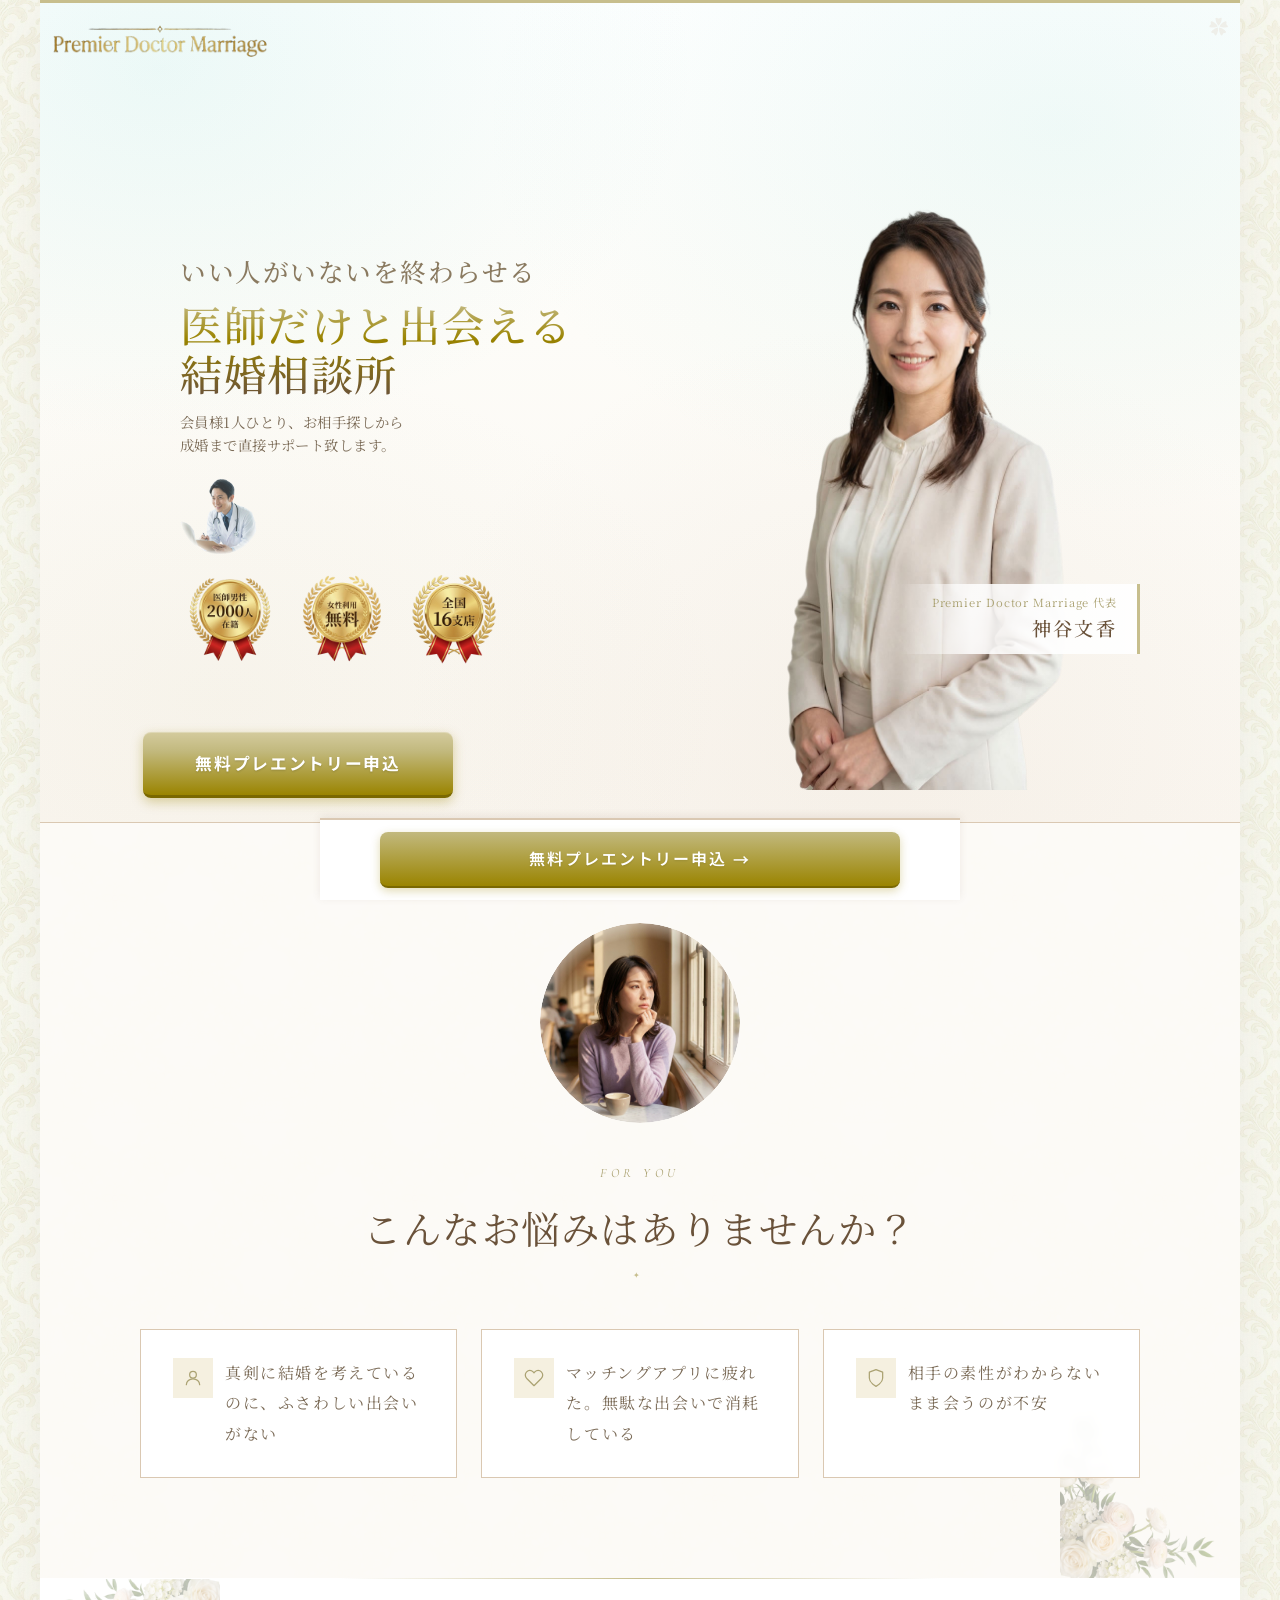
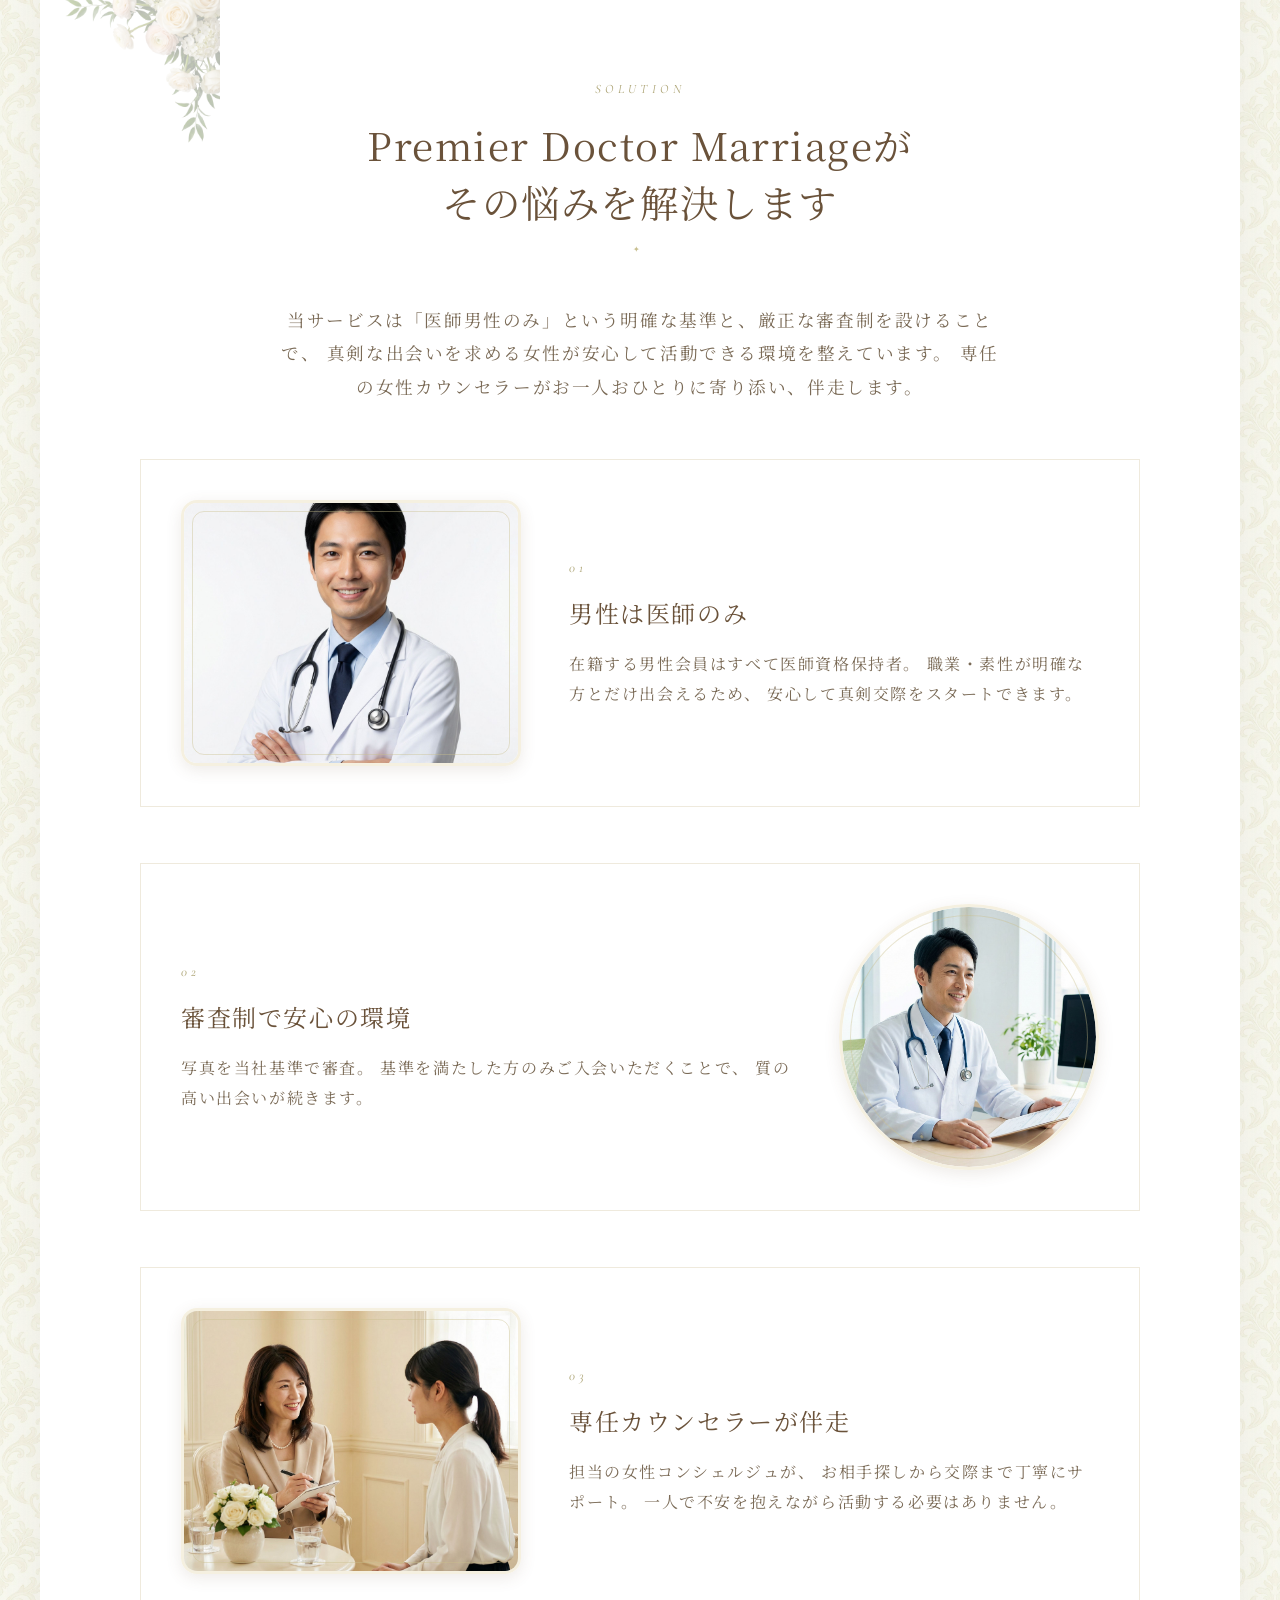
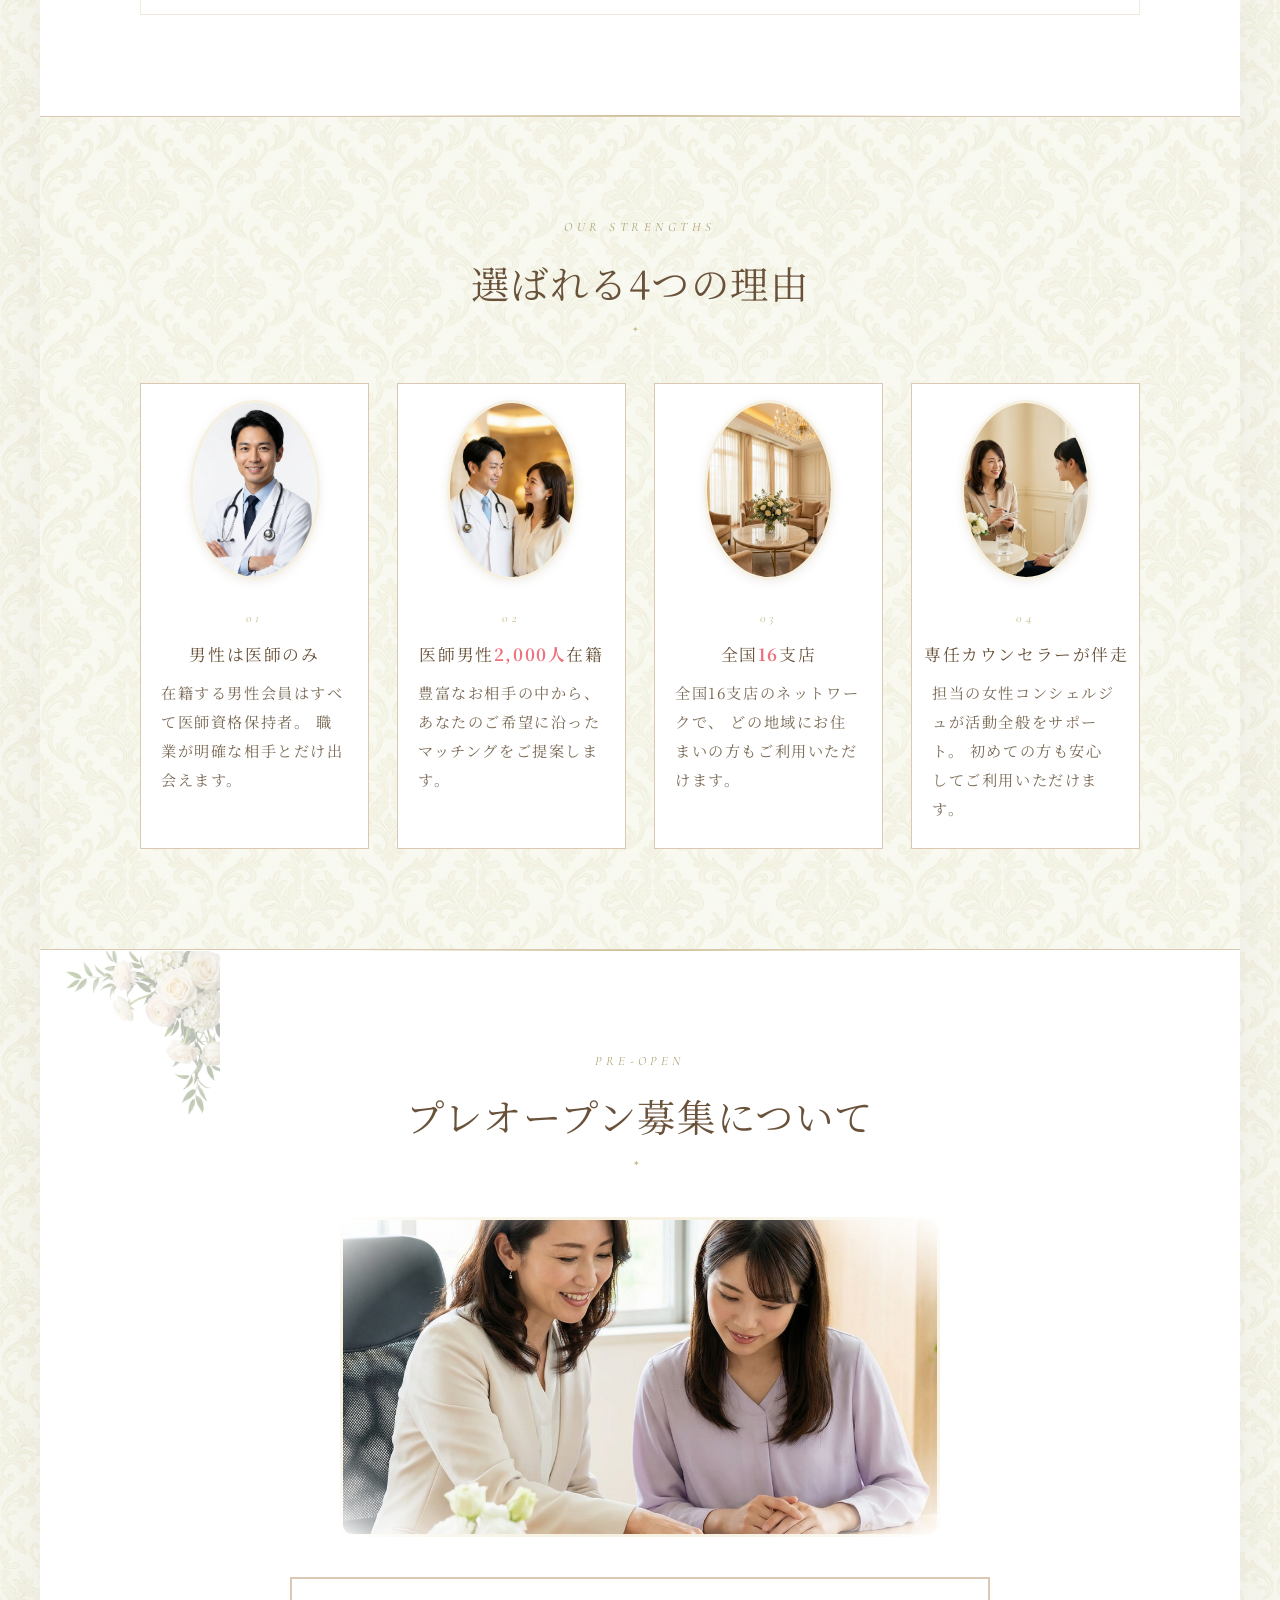
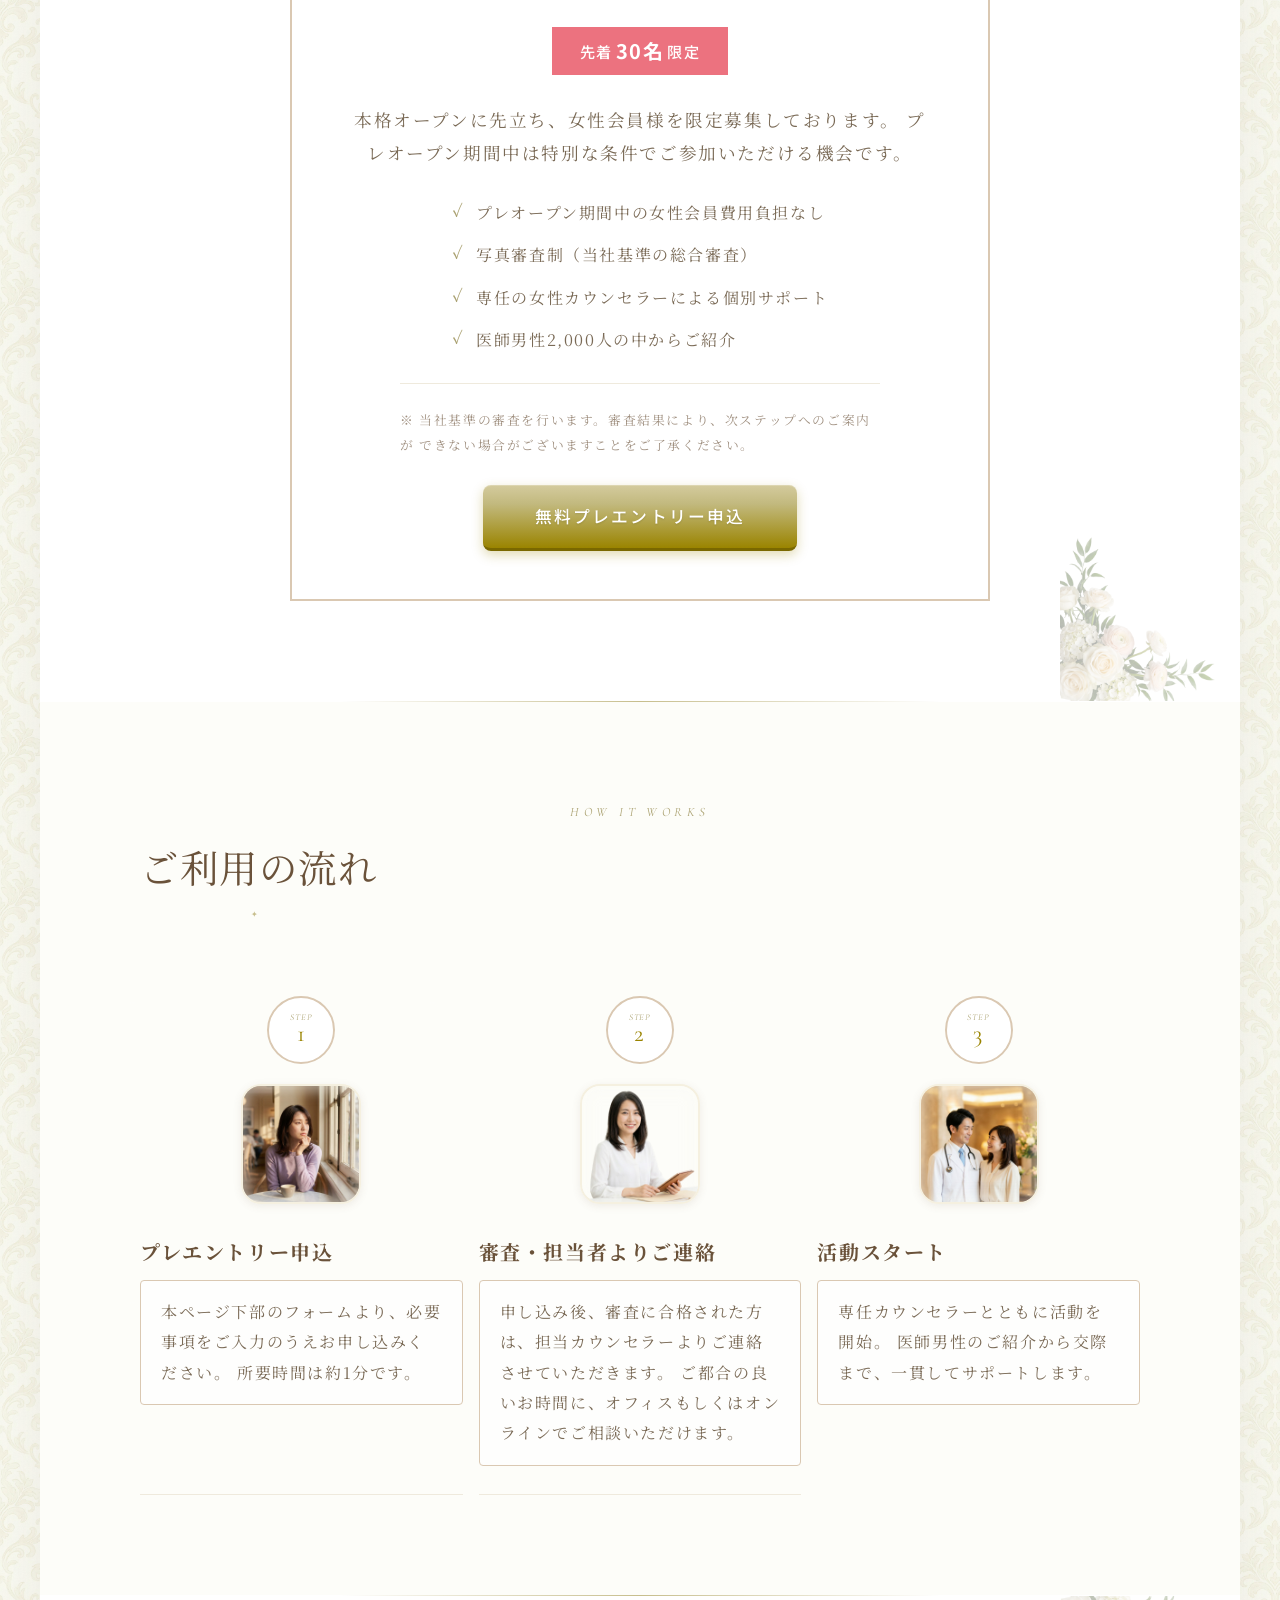
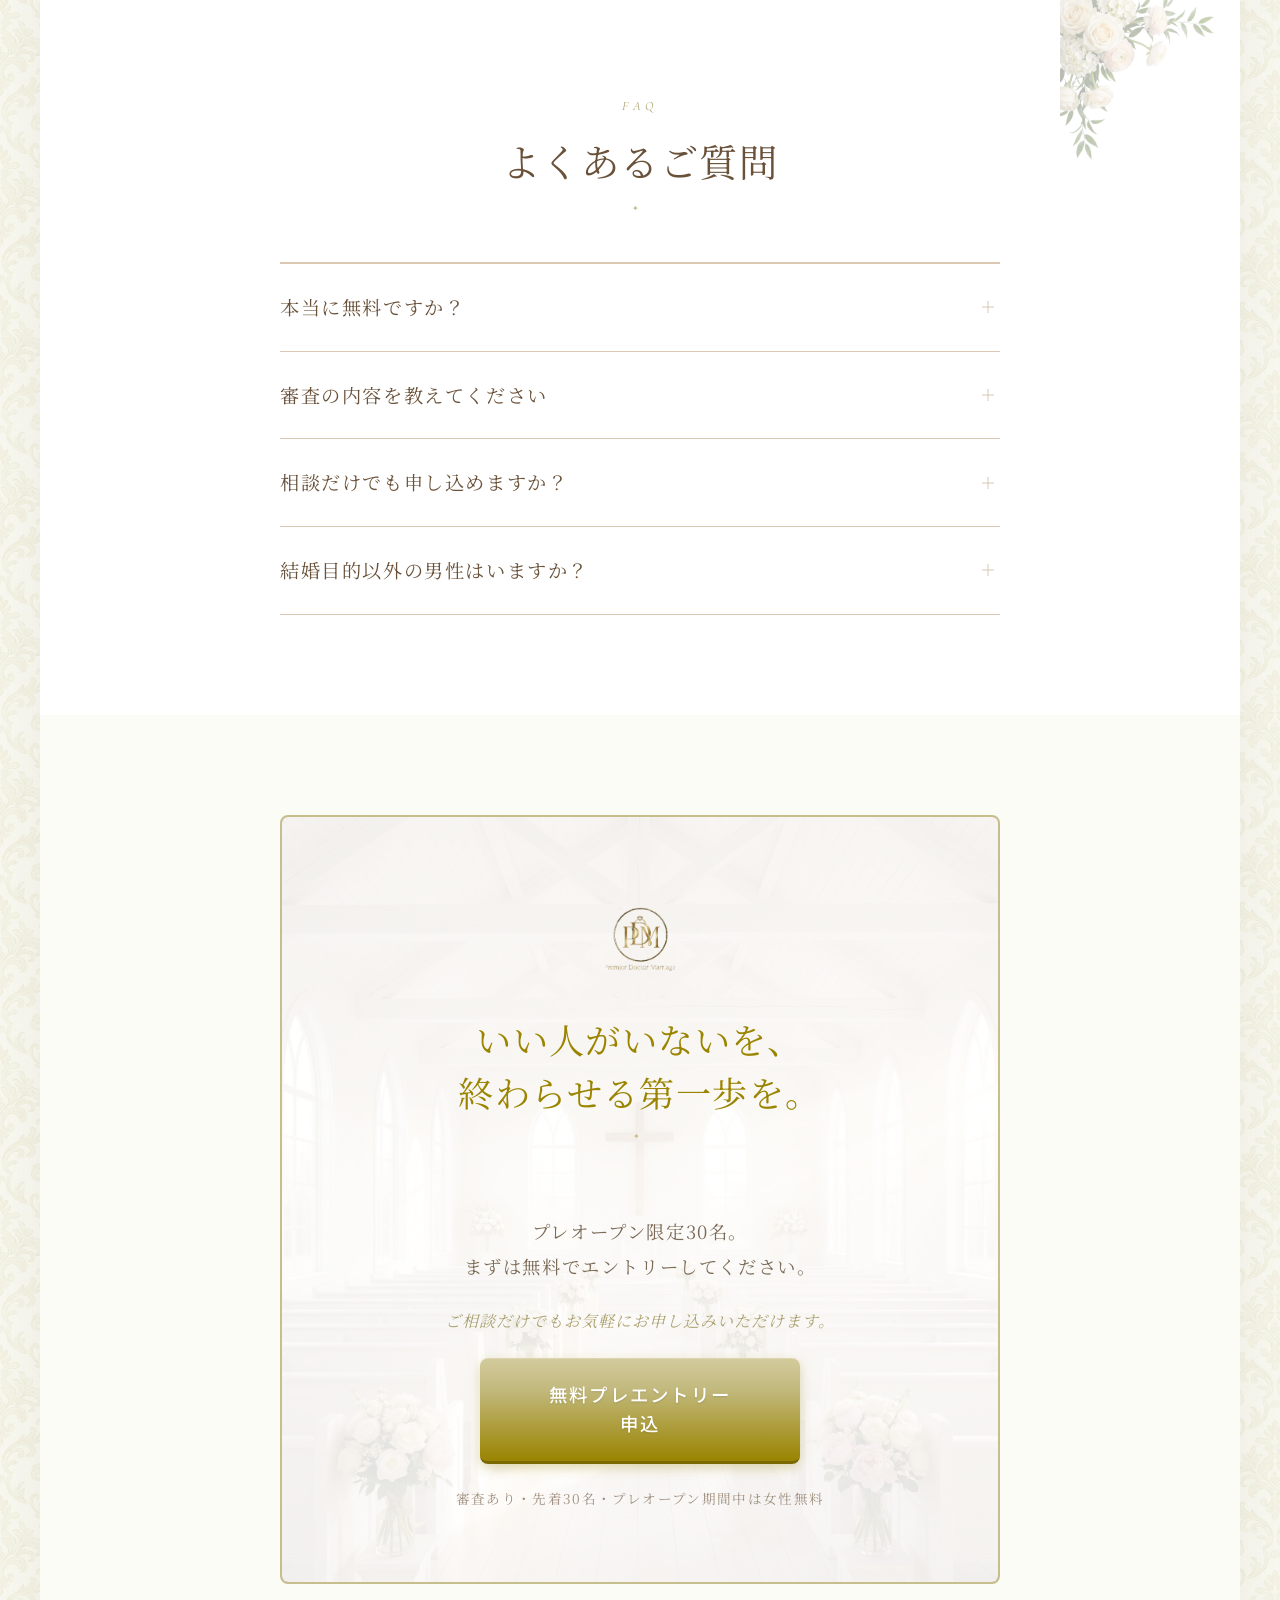
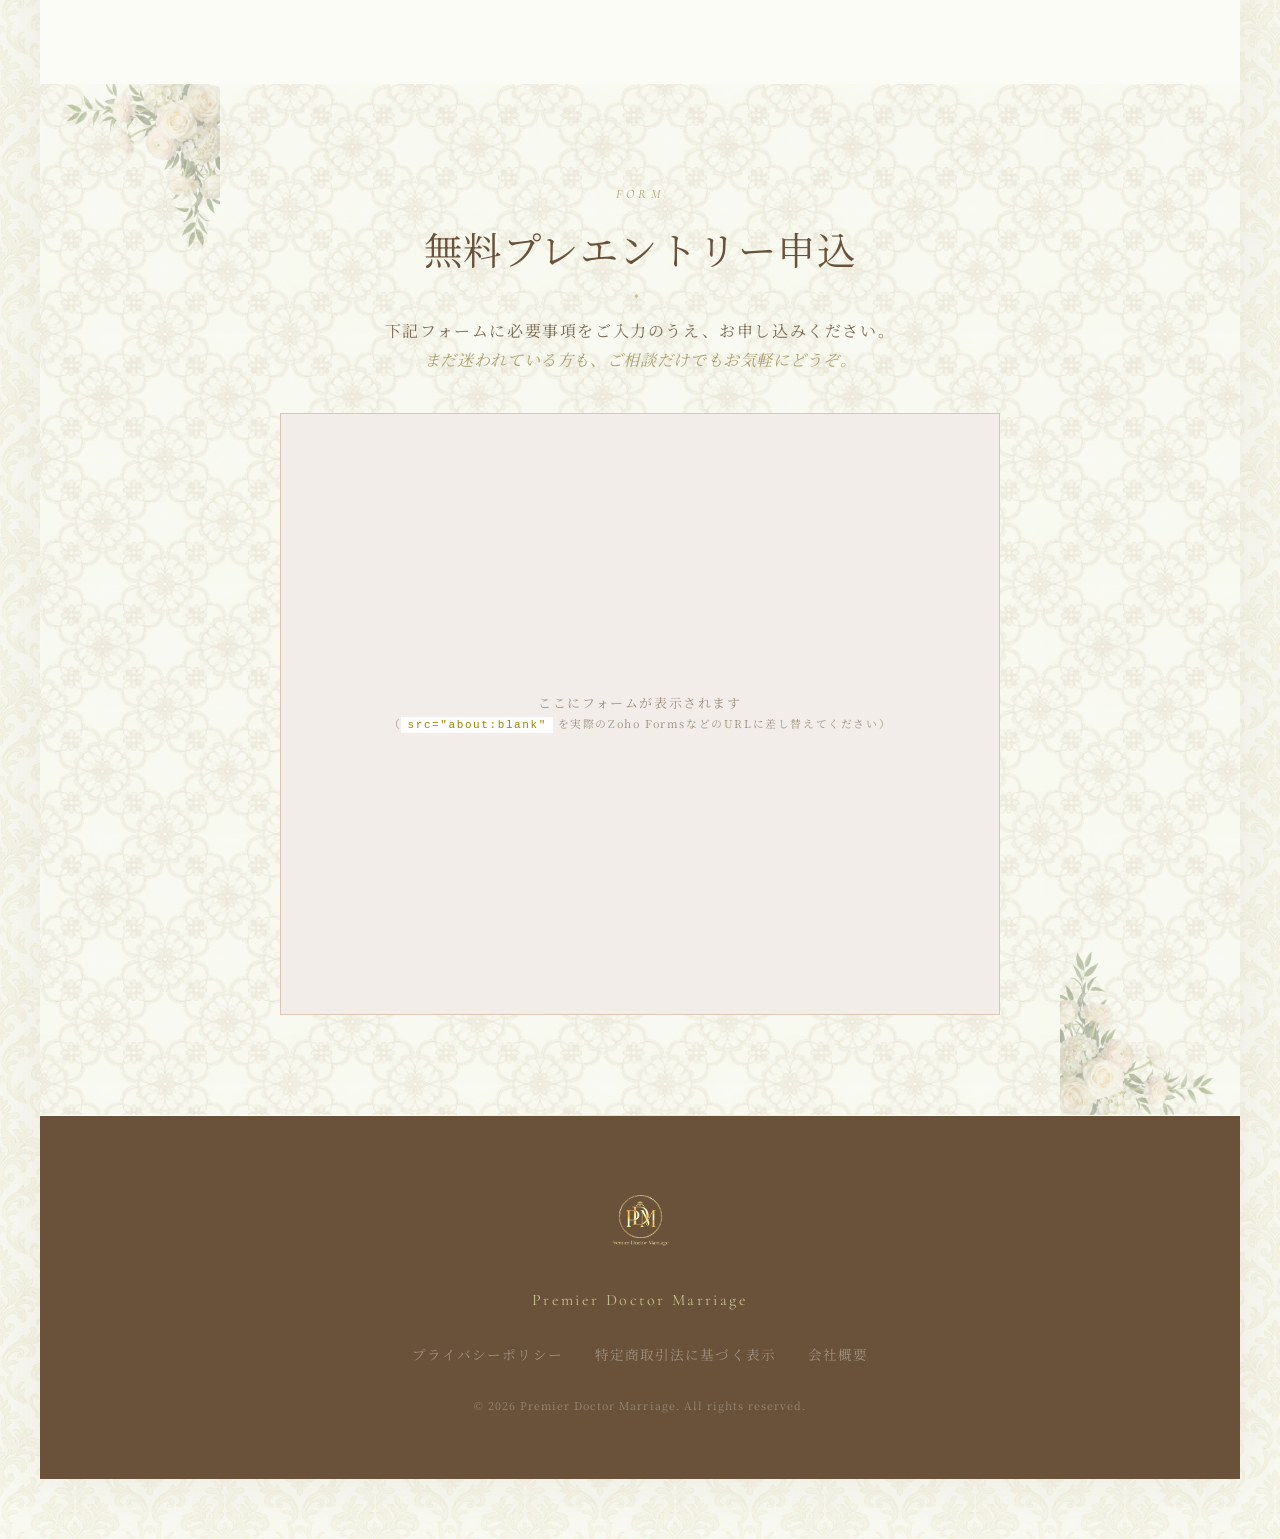
<file: index.html>
<!DOCTYPE html>
<html lang="ja">
<head>
  <meta charset="UTF-8">
  <meta name="viewport" content="width=device-width, initial-scale=1.0, viewport-fit=cover">

  <!-- ========================================
       SEO設定 ← タイトル・ディスクリプション修正箇所
       ======================================== -->
  <title>Premier Doctor Marriage｜医師だけと出会える結婚相談所 プレエントリー受付中</title>
  <meta name="description" content="医師男性2000人在籍。医師だけと出会える結婚相談所「Premier Doctor Marriage」プレオープン限定30名の女性プレエントリー受付中。専任女性カウンセラーが伴走。全国16支店対応。">
  <meta name="robots" content="index, follow">

  <!-- OGP設定 ← URLとOGP画像パスを本番環境に合わせて修正 -->
  <meta property="og:title" content="Premier Doctor Marriage｜医師だけと出会える結婚相談所">
  <meta property="og:description" content="医師男性2000人在籍。プレオープン限定30名の女性プレエントリー受付中。">
  <meta property="og:type" content="website">
  <meta property="og:image" content="assets/ogp.jpg">
  <!-- ↓ 本番URLに差し替え -->
  <meta property="og:url" content="https://example.com/">
  <meta property="og:site_name" content="Premier Doctor Marriage">
  <meta property="og:locale" content="ja_JP">
  <meta name="twitter:card" content="summary_large_image">

  <!-- ファビコン ← assets/favicon.ico に実ファイルを配置 -->
  <link rel="icon" href="assets/favicon.ico">

  <!-- Google Fonts（上品なセリフ＋読みやすいサンセリフ） -->
  <link rel="preconnect" href="https://fonts.googleapis.com">
  <link rel="preconnect" href="https://fonts.gstatic.com" crossorigin>
  <link href="https://fonts.googleapis.com/css2?family=Cormorant+Garamond:ital,wght@0,300;0,400;0,500;1,300;1,400&family=Noto+Sans+JP:wght@300;400;500&family=Noto+Serif+JP:wght@300;400;500&display=swap" rel="stylesheet">

  <link rel="stylesheet" href="styles.css">
</head>
<body>

  <!-- ========================================
       追従CTA（iOS セーフエリア対応）
       文言修正箇所：「無料プレエントリー申込」
       ======================================== -->
  <div class="sticky-cta" id="stickyCta" aria-hidden="true">
    <a href="#entry" class="sticky-cta__btn">
      無料プレエントリー申込
      <span class="sticky-cta__arrow" aria-hidden="true">→</span>
    </a>
  </div>


  <main id="main-content">

  <!-- ========================================
       1. FV（ファーストビュー）
       ishikon.net準拠: 白背景 + 左テキスト + 右写真 + リボン装飾
       ======================================== -->
  <section class="fv" aria-label="ファーストビュー">

    <!-- ロゴ（透過版・縦トリミング） -->
    <div class="fv__logo-wrap">
      <img src="assets/logo-wordmark-t.png" alt="Premier Doctor Marriage" class="fv__logo-img">
    </div>

    <!-- FVコンテンツ: 左(キャッチ+バッジ) + 右(女性) の2カラム -->
    <div class="fv__inner">

      <!-- 左カラム: キャッチ → 医師+バッジ -->
      <div class="fv__left">
        <p class="fv__tagline">いい人がいないを終わらせる</p>
        <h1 class="fv__headline">医師だけと出会える<br>結婚相談所</h1>
        <p class="fv__subhead">
          会員様1人ひとり、お相手探しから<br class="pc-br">
          成婚まで直接サポート致します。
        </p>
        <!-- 医師写真 → その下にバッジ山型 -->
        <img src="assets/doctor.png" alt="医師イメージ" class="fv__doctor">
        <div class="fv__badges">
          <div class="fv__badges-top">
            <img src="assets/goldbadge.png" alt="医師男性2000人在籍" class="fv__badge-img">
          </div>
          <div class="fv__badges-bottom">
            <img src="assets/badge-free.png" alt="女性利用無料" class="fv__badge-img">
            <img src="assets/badge-16.png" alt="全国16支店" class="fv__badge-img">
          </div>
        </div>
      </div>

      <!-- 右カラム: 女性写真 + 自己紹介帯 -->
      <div class="fv__right">
        <img
          src="assets/hero.png"
          alt="Premier Doctor Marriage代表 神谷文香"
          class="fv__photo"
          fetchpriority="high"
          loading="eager"
        >
        <!-- 自己紹介帯（お腹あたりにオーバーレイ） -->
        <div class="fv__name-band">
          <span class="fv__name-band-title">Premier Doctor Marriage 代表</span>
          <span class="fv__name-band-name">神谷文香</span>
        </div>
      </div>

      <!-- CTA（FV下部・横幅いっぱい） -->
      <a href="#entry" class="btn btn--primary btn--fv">
        無料プレエントリー申込
      </a>

    </div>

  </section>


  <!-- ========================================
       2. お悩み共感 — ishikon風: 写真背景 + 装飾
       ======================================== -->
  <section class="pain section" aria-labelledby="pain-title">
    <!-- 背景写真 -->
    <div class="pain__bg-photo" aria-hidden="true">
      <img src="assets/woman-thinking.jpg" alt="" loading="lazy">
    </div>
    <div class="container">

      <div class="section-label" aria-hidden="true">FOR YOU</div>
      <h2 class="section-title" id="pain-title">
        こんなお悩みは<br class="sp-br">ありませんか？
      </h2>

      <ul class="pain__list" role="list">
        <li class="pain__item reveal-up">
          <span class="pain__icon" aria-hidden="true">
            <svg xmlns="http://www.w3.org/2000/svg" viewBox="0 0 24 24" fill="none" stroke="currentColor" stroke-width="1.5" stroke-linecap="round" stroke-linejoin="round"><circle cx="12" cy="8" r="4"/><path d="M4 20c0-4 3.6-7 8-7s8 3 8 7"/></svg>
          </span>
          <p class="pain__text">真剣に結婚を考えているのに、<br>ふさわしい出会いがない</p>
        </li>
        <li class="pain__item reveal-up" style="transition-delay:80ms">
          <span class="pain__icon" aria-hidden="true">
            <svg xmlns="http://www.w3.org/2000/svg" viewBox="0 0 24 24" fill="none" stroke="currentColor" stroke-width="1.5" stroke-linecap="round" stroke-linejoin="round"><path d="M20.84 4.61a5.5 5.5 0 0 0-7.78 0L12 5.67l-1.06-1.06a5.5 5.5 0 0 0-7.78 7.78l1.06 1.06L12 21.23l7.78-7.78 1.06-1.06a5.5 5.5 0 0 0 0-7.78z"/></svg>
          </span>
          <p class="pain__text">マッチングアプリに疲れた。<br>無駄な出会いで消耗している</p>
        </li>
        <li class="pain__item reveal-up" style="transition-delay:160ms">
          <span class="pain__icon" aria-hidden="true">
            <svg xmlns="http://www.w3.org/2000/svg" viewBox="0 0 24 24" fill="none" stroke="currentColor" stroke-width="1.5" stroke-linecap="round" stroke-linejoin="round"><path d="M12 22s8-4 8-10V5l-8-3-8 3v7c0 6 8 10 8 10z"/></svg>
          </span>
          <p class="pain__text">相手の素性がわからないまま<br>会うのが不安</p>
        </li>
      </ul>

    </div>
    <!-- コーナー装飾 -->
    <img src="assets/bouquet-corner-t.png" alt="" class="deco-corner deco-corner--br" aria-hidden="true" loading="lazy">
  </section>

  <!-- 写真帯ディバイダー: Pain → Solution -->
  <div class="photo-divider" style="background-image:url('assets/couple-cafe.jpg');" aria-hidden="true"></div>

  <!-- 装飾オーナメントライン -->
  <div class="ornament-line" aria-hidden="true"><span>&#10022;</span></div>


  <!-- ========================================
       3. 解決 — ishikon風: 写真付き2カラム交互レイアウト
       ======================================== -->
  <section class="solution section section--flowers" aria-labelledby="solution-title">
    <img src="assets/bouquet-corner-t.png" alt="" class="deco-corner deco-corner--tl" aria-hidden="true" loading="lazy">
    <div class="container">

      <div class="section-label" aria-hidden="true">SOLUTION</div>
      <h2 class="section-title" id="solution-title">
        Premier Doctor Marriageが<br>その悩みを解決します
      </h2>
      <p class="section-lead">
        当サービスは「医師男性のみ」という明確な基準と、厳正な審査制を設けることで、
        真剣な出会いを求める女性が安心して活動できる環境を整えています。
        専任の女性カウンセラーがお一人おひとりに寄り添い、伴走します。
      </p>

      <div class="solution__points">

        <div class="solution__point reveal-up">
          <div class="solution__point-photo">
            <img src="assets/doctor-portrait.jpg" alt="医師イメージ" loading="lazy">
          </div>
          <div class="solution__point-content">
            <div class="solution__point-num" aria-hidden="true">01</div>
            <h3 class="solution__point-title">男性は医師のみ</h3>
            <p class="solution__point-body">
              在籍する男性会員はすべて医師資格保持者。
              職業・素性が明確な方とだけ出会えるため、
              安心して真剣交際をスタートできます。
            </p>
          </div>
        </div>

        <div class="solution__point reveal-up" style="transition-delay:100ms">
          <div class="solution__point-photo">
            <img src="assets/doctor-office.jpg" alt="審査制の環境" loading="lazy">
          </div>
          <div class="solution__point-content">
            <div class="solution__point-num" aria-hidden="true">02</div>
            <h3 class="solution__point-title">審査制で安心の環境</h3>
            <p class="solution__point-body">
              写真を当社基準で審査。
              基準を満たした方のみご入会いただくことで、
              質の高い出会いが続きます。
            </p>
          </div>
        </div>

        <div class="solution__point reveal-up" style="transition-delay:200ms">
          <div class="solution__point-photo">
            <img src="assets/counseling-a.jpg" alt="専任カウンセラー" loading="lazy">
          </div>
          <div class="solution__point-content">
            <div class="solution__point-num" aria-hidden="true">03</div>
            <h3 class="solution__point-title">専任カウンセラーが伴走</h3>
            <p class="solution__point-body">
              担当の女性コンシェルジュが、
              お相手探しから交際まで丁寧にサポート。
              一人で不安を抱えながら活動する必要はありません。
            </p>
          </div>
        </div>

      </div>
    </div>
  </section>

  <!-- 写真帯ディバイダー: Solution → Strengths -->
  <div class="photo-divider" style="background-image:url('assets/lounge.jpg');" aria-hidden="true"></div>

  <div class="ornament-line" aria-hidden="true"><span>&#10022;</span></div>


  <!-- ========================================
       4. 強み（4つ） — ishikon風: カード写真付き
       ======================================== -->
  <section class="strengths section" aria-labelledby="strengths-title">
    <div class="container">

      <div class="section-label" aria-hidden="true">OUR STRENGTHS</div>
      <h2 class="section-title" id="strengths-title">選ばれる4つの理由</h2>

      <div class="strengths__grid stagger-group">

        <article class="strength-card stagger-child">
          <div class="strength-card__photo">
            <img src="assets/doctor-portrait.jpg" alt="医師のみ" loading="lazy">
          </div>
          <div class="strength-card__num" aria-hidden="true">01</div>
          <h3 class="strength-card__title">男性は医師のみ</h3>
          <p class="strength-card__body">
            在籍する男性会員はすべて医師資格保持者。
            職業が明確な相手とだけ出会えます。
          </p>
        </article>

        <article class="strength-card stagger-child">
          <div class="strength-card__photo">
            <img src="assets/couple-main.jpg" alt="2000人在籍" loading="lazy">
          </div>
          <div class="strength-card__num" aria-hidden="true">02</div>
          <h3 class="strength-card__title">医師男性<strong>2,000人</strong>在籍</h3>
          <p class="strength-card__body">
            豊富なお相手の中から、あなたのご希望に沿った
            マッチングをご提案します。
          </p>
        </article>

        <article class="strength-card stagger-child">
          <div class="strength-card__photo">
            <img src="assets/lounge.jpg" alt="全国16支店" loading="lazy">
          </div>
          <div class="strength-card__num" aria-hidden="true">03</div>
          <h3 class="strength-card__title">全国<strong>16</strong>支店</h3>
          <p class="strength-card__body">
            全国16支店のネットワークで、
            どの地域にお住まいの方もご利用いただけます。
          </p>
        </article>

        <article class="strength-card stagger-child">
          <div class="strength-card__photo">
            <img src="assets/counseling-a.jpg" alt="専任カウンセラー" loading="lazy">
          </div>
          <div class="strength-card__num" aria-hidden="true">04</div>
          <h3 class="strength-card__title">専任カウンセラーが伴走</h3>
          <p class="strength-card__body">
            担当の女性コンシェルジュが活動全般をサポート。
            初めての方も安心してご利用いただけます。
          </p>
        </article>

      </div>
    </div>
  </section>

  <!-- 写真帯ディバイダー: Strengths → Preopen -->
  <div class="photo-divider" style="background-image:url('assets/couple-ring.jpg');" aria-hidden="true"></div>

  <div class="ornament-line" aria-hidden="true"><span>&#10022;</span></div>


  <!-- ========================================
       5. プレオープン募集 — ishikon風: 写真+装飾コーナー
       ======================================== -->
  <section class="preopen section section--flowers" aria-labelledby="preopen-title">
    <img src="assets/bouquet-corner-t.png" alt="" class="deco-corner deco-corner--tl" aria-hidden="true" loading="lazy">
    <img src="assets/bouquet-corner-t.png" alt="" class="deco-corner deco-corner--br" aria-hidden="true" loading="lazy">
    <div class="container container--narrow">

      <div class="section-label" aria-hidden="true">PRE-OPEN</div>
      <h2 class="section-title" id="preopen-title">
        プレオープン募集について
      </h2>

      <div class="preopen__layout">
        <!-- 写真カラム -->
        <div class="preopen__photo">
          <img src="assets/counseling-b.jpg" alt="カウンセリング風景" loading="lazy">
        </div>

        <!-- カード -->
        <div class="preopen__card">

          <div class="preopen__badge" aria-label="先着30名限定">
            先着 <strong>30名</strong> 限定
          </div>

          <p class="preopen__lead">
            本格オープンに先立ち、女性会員様を限定募集しております。
            プレオープン期間中は特別な条件でご参加いただける機会です。
          </p>

          <ul class="preopen__points" role="list">
            <li class="preopen__point">
              <span class="preopen__check" aria-hidden="true">&#10003;</span>
              <span>プレオープン期間中の女性会員費用負担なし</span>
            </li>
            <li class="preopen__point">
              <span class="preopen__check" aria-hidden="true">&#10003;</span>
              <span>写真審査制（当社基準の総合審査）</span>
            </li>
            <li class="preopen__point">
              <span class="preopen__check" aria-hidden="true">&#10003;</span>
              <span>専任の女性カウンセラーによる個別サポート</span>
            </li>
            <li class="preopen__point">
              <span class="preopen__check" aria-hidden="true">&#10003;</span>
              <span>医師男性2,000人の中からご紹介</span>
            </li>
          </ul>

          <p class="preopen__note">
            ※ 当社基準の審査を行います。審査結果により、次ステップへのご案内が
            できない場合がございますことをご了承ください。
          </p>

          <a href="#entry" class="btn btn--primary btn--center">
            無料プレエントリー申込
          </a>

        </div>
      </div>
    </div>
  </section>

  <div class="ornament-line" aria-hidden="true"><span>&#10022;</span></div>


  <!-- ========================================
       6. ご利用の流れ — ishikon風: ステップ写真付き
       ======================================== -->
  <section class="flow section" aria-labelledby="flow-title">
    <div class="container">

      <div class="section-label" aria-hidden="true">HOW IT WORKS</div>
      <h2 class="section-title" id="flow-title">ご利用の流れ</h2>

      <ol class="flow__list" role="list">

        <li class="flow__step reveal-up">
          <div class="flow__step-num" aria-label="ステップ1">
            <span aria-hidden="true">STEP</span>
            <strong>1</strong>
          </div>
          <div class="flow__step-photo">
            <img src="assets/woman-thinking.jpg" alt="" loading="lazy">
          </div>
          <div class="flow__step-body">
            <h3 class="flow__step-title">プレエントリー申込</h3>
            <p class="flow__step-text">
              本ページ下部のフォームより、必要事項をご入力のうえお申し込みください。
              所要時間は約1分です。
            </p>
          </div>
        </li>

        <li class="flow__step reveal-up" style="transition-delay:80ms">
          <div class="flow__step-num" aria-label="ステップ2">
            <span aria-hidden="true">STEP</span>
            <strong>2</strong>
          </div>
          <div class="flow__step-photo">
            <img src="assets/staff-woman.png" alt="" loading="lazy">
          </div>
          <div class="flow__step-body">
            <h3 class="flow__step-title">審査・担当者よりご連絡</h3>
            <p class="flow__step-text">
              申し込み後、審査に合格された方は、担当カウンセラーよりご連絡させていただきます。
              ご都合の良いお時間に、オフィスもしくはオンラインでご相談いただけます。
            </p>
          </div>
        </li>

        <li class="flow__step reveal-up" style="transition-delay:160ms">
          <div class="flow__step-num" aria-label="ステップ3">
            <span aria-hidden="true">STEP</span>
            <strong>3</strong>
          </div>
          <div class="flow__step-photo">
            <img src="assets/couple-main.jpg" alt="" loading="lazy">
          </div>
          <div class="flow__step-body">
            <h3 class="flow__step-title">活動スタート</h3>
            <p class="flow__step-text">
              専任カウンセラーとともに活動を開始。
              医師男性のご紹介から交際まで、一貫してサポートします。
            </p>
          </div>
        </li>

      </ol>
    </div>
  </section>

  <!-- 写真帯ディバイダー: Flow → FAQ -->
  <div class="photo-divider" style="background-image:url('assets/bouquet-a.jpg');" aria-hidden="true"></div>

  <div class="ornament-line" aria-hidden="true"><span>&#10022;</span></div>


  <!-- ========================================
       7. Q&A — ishikon風: 装飾背景
       ======================================== -->
  <section class="faq section section--flowers" aria-labelledby="faq-title">
    <img src="assets/bouquet-corner-t.png" alt="" class="deco-corner deco-corner--tr" aria-hidden="true" loading="lazy">
    <div class="container container--narrow">

      <div class="section-label" aria-hidden="true">FAQ</div>
      <h2 class="section-title" id="faq-title">よくあるご質問</h2>

      <div class="faq__list" role="list">

        <details class="faq__item" role="listitem">
          <summary class="faq__question">
            <span>本当に無料ですか？</span>
            <span class="faq__icon" aria-hidden="true"></span>
          </summary>
          <div class="faq__answer">
            <p>
              はい、今回お申し込みいただいた方は完全無料でご利用いただけます。
              費用が発生することは一切ございませんので、安心してお申し込みください。
            </p>
          </div>
        </details>

        <details class="faq__item" role="listitem">
          <summary class="faq__question">
            <span>審査の内容を教えてください</span>
            <span class="faq__icon" aria-hidden="true"></span>
          </summary>
          <div class="faq__answer">
            <p>
              写真をご提出いただき、当社独自の総合基準にて審査を行います。
              審査通過の方には、次ステップ（正式登録）のご案内をお送りします。
              結果については個別にご連絡いたします。
            </p>
          </div>
        </details>

        <details class="faq__item" role="listitem">
          <summary class="faq__question">
            <span>相談だけでも申し込めますか？</span>
            <span class="faq__icon" aria-hidden="true"></span>
          </summary>
          <div class="faq__answer">
            <p>
              はい、もちろんです。まずはお気軽にプレエントリーフォームよりお問い合わせください。
              担当カウンセラーが丁寧にご説明いたします。
              ご入会を強制することは一切ありません。
            </p>
          </div>
        </details>

        <details class="faq__item" role="listitem">
          <summary class="faq__question">
            <span>結婚目的以外の男性はいますか？</span>
            <span class="faq__icon" aria-hidden="true"></span>
          </summary>
          <div class="faq__answer">
            <p>
              ご入会時に結婚の意思確認を行っております。
              また当社の利用規約に反する行動が確認された場合は、
              速やかに適切な対応を行う体制を整えております。
              安心してご利用いただける環境づくりを最優先にしております。
            </p>
          </div>
        </details>

      </div>
    </div>
  </section>


  <!-- ========================================
       8. CTA セクション — ishikon風: チャペル背景+白カード
       ======================================== -->
  <section class="cta-section section" aria-labelledby="cta-title" style="background-image:url('assets/chapel.jpg');">
    <div class="container container--narrow">
      <div class="cta-section__inner">

        <img src="assets/logo-emblem-t.png" alt="" class="cta-section__emblem" aria-hidden="true" loading="lazy">

        <h2 class="section-title cta-section__title" id="cta-title">
          いい人がいないを、<br>終わらせる第一歩を。
        </h2>
        <p class="cta-section__body">
          プレオープン限定30名。<br>
          まずは無料でエントリーしてください。
        </p>
        <p class="cta-section__sub">ご相談だけでもお気軽にお申し込みいただけます。</p>

        <a href="#entry" class="btn btn--primary btn--large">
          無料プレエントリー申込
        </a>

        <p class="cta-section__note">審査あり・先着30名・プレオープン期間中は女性無料</p>

      </div>
    </div>
  </section>


  <!-- ========================================
       9. フォームセクション — ishikon風: 装飾付き
       ======================================== -->
  <section id="entry" class="form-section section section--cream" aria-labelledby="form-title">
    <img src="assets/bouquet-corner-t.png" alt="" class="deco-corner deco-corner--tl" aria-hidden="true" loading="lazy">
    <div class="container container--narrow">

      <div class="section-label" aria-hidden="true">FORM</div>
      <h2 class="section-title" id="form-title">無料プレエントリー申込</h2>
      <p class="form-section__lead">
        下記フォームに必要事項をご入力のうえ、お申し込みください。<br>
        <span class="form-section__sub">まだ迷われている方も、ご相談だけでもお気軽にどうぞ。</span>
      </p>

      <div class="form-section__iframe-wrap">
        <iframe
          src="about:blank"
          title="プレエントリーフォーム"
          class="form-section__iframe"
          width="100%"
          height="600"
          frameborder="0"
          loading="lazy"
          aria-label="プレエントリー申込フォーム"
        >
          <p>フォームを表示できません。<a href="TBD" target="_blank" rel="noopener">こちら</a>からお申し込みください。</p>
        </iframe>

        <div class="form-placeholder" aria-hidden="true">
          <p class="form-placeholder__text">
            ここにフォームが表示されます<br>
            <small>（<code>src="about:blank"</code> を実際のZoho FormsなどのURLに差し替えてください）</small>
          </p>
        </div>
      </div>

    </div>
    <img src="assets/bouquet-corner-t.png" alt="" class="deco-corner deco-corner--br" aria-hidden="true" loading="lazy">
  </section>


  <!-- ========================================
       10. フッター — ishikon風: 装飾ライン付き
       ======================================== -->
  <div class="ornament-line ornament-line--dark" aria-hidden="true"><span>&#10022;</span></div>
  <footer class="footer" role="contentinfo">
    <div class="container">

      <img src="assets/logo-emblem-t.png" alt="Premier Doctor Marriage" class="footer__emblem">
      <p class="footer__logo">Premier Doctor Marriage</p>

      <nav class="footer__nav" aria-label="フッターナビゲーション">
        <ul class="footer__nav-list" role="list">
          <li><a href="/privacy" class="footer__link">プライバシーポリシー</a></li>
          <li><a href="/tokushoho" class="footer__link">特定商取引法に基づく表示</a></li>
          <li><a href="/company" class="footer__link">会社概要</a></li>
        </ul>
      </nav>

      <p class="footer__copy">
        <small>&copy; <span id="currentYear"></span> Premier Doctor Marriage. All rights reserved.</small>
      </p>

    </div>
  </footer>


  </main><!-- /#main-content -->

  <script src="script.js"></script>
</body>
</html>
</file>
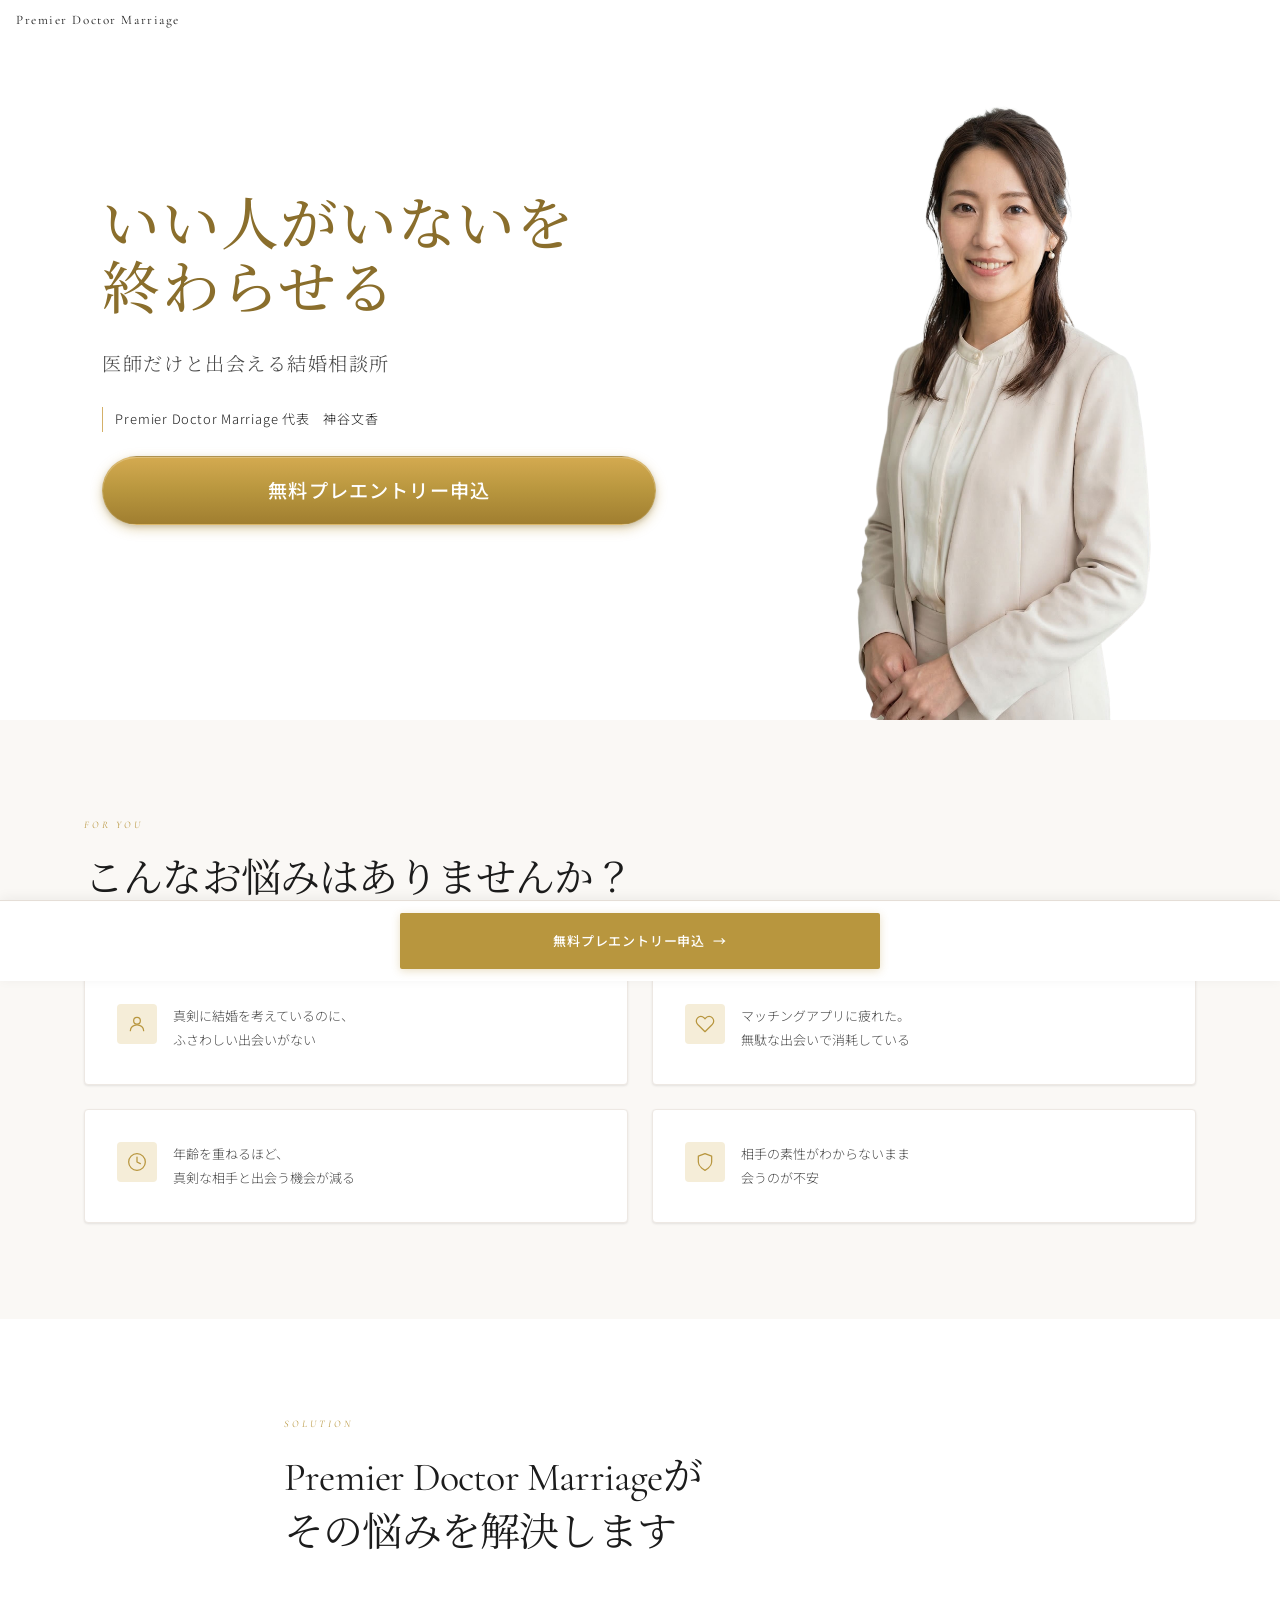
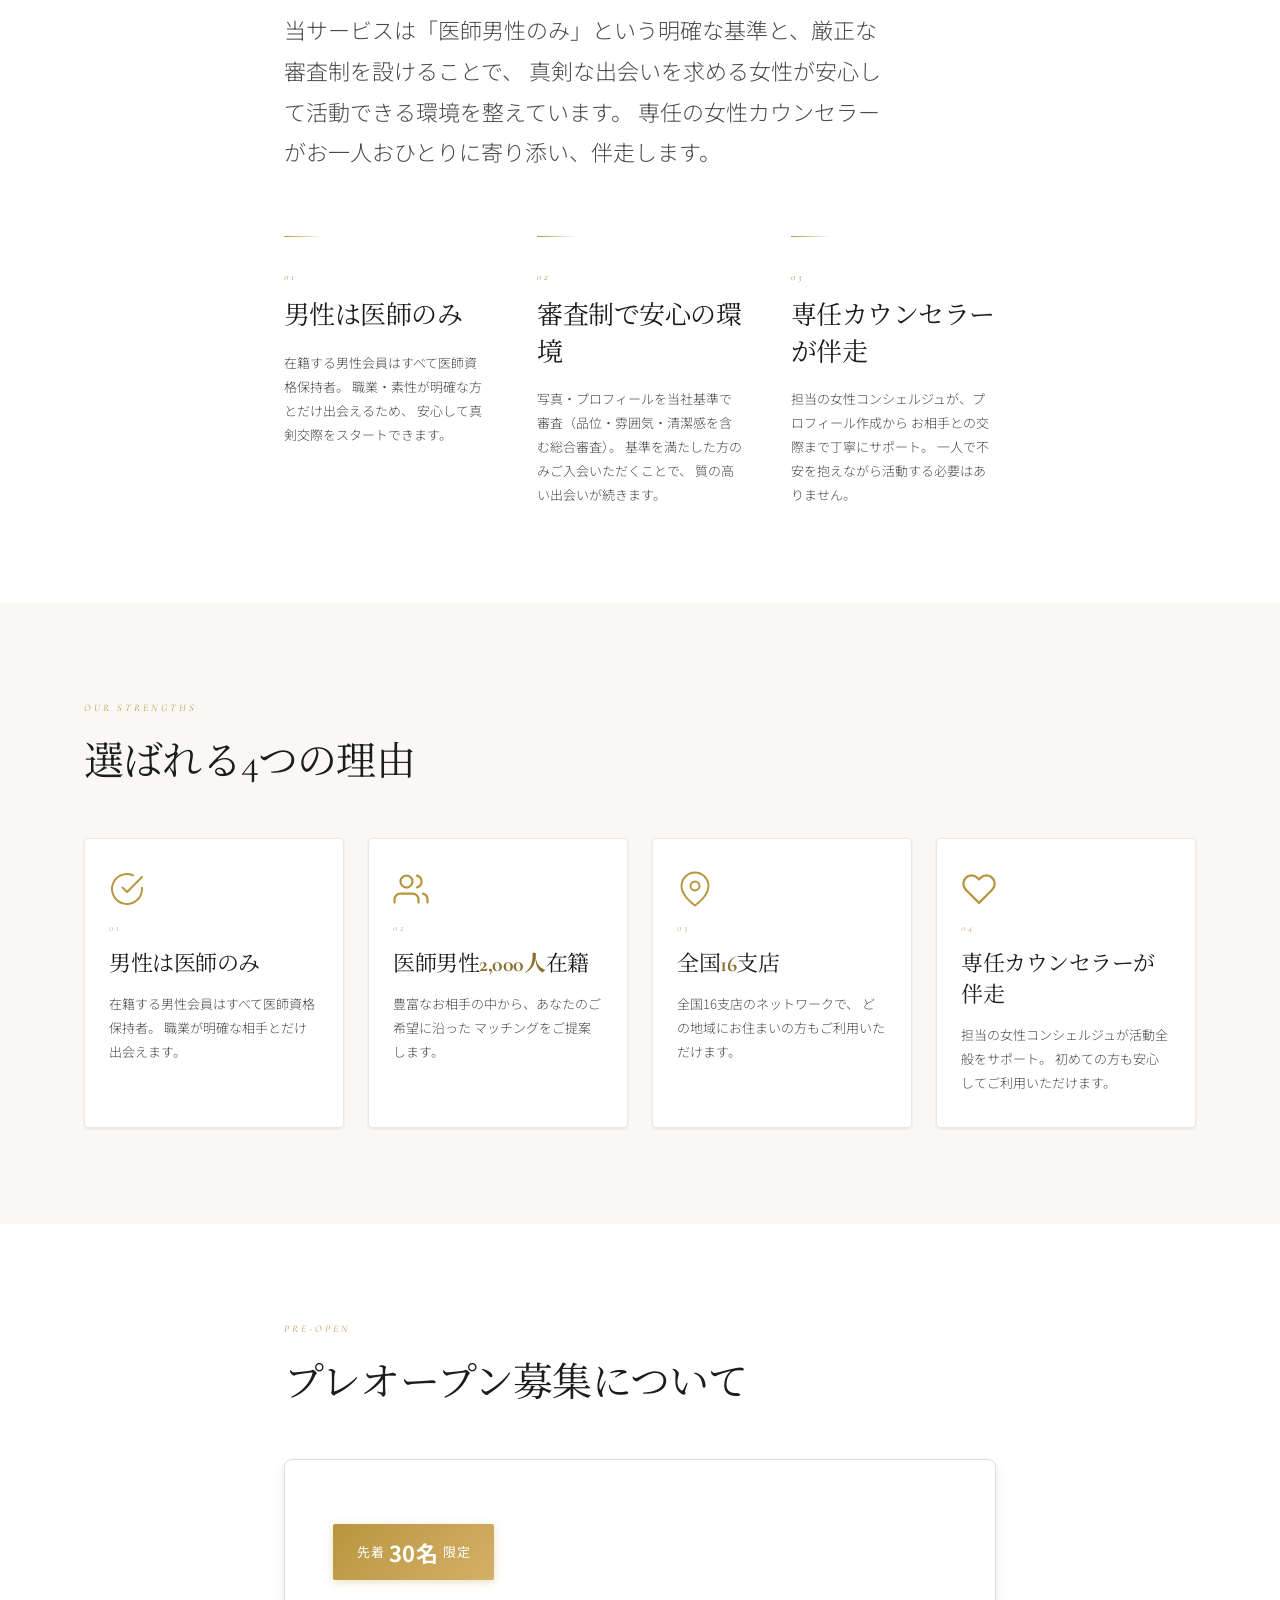
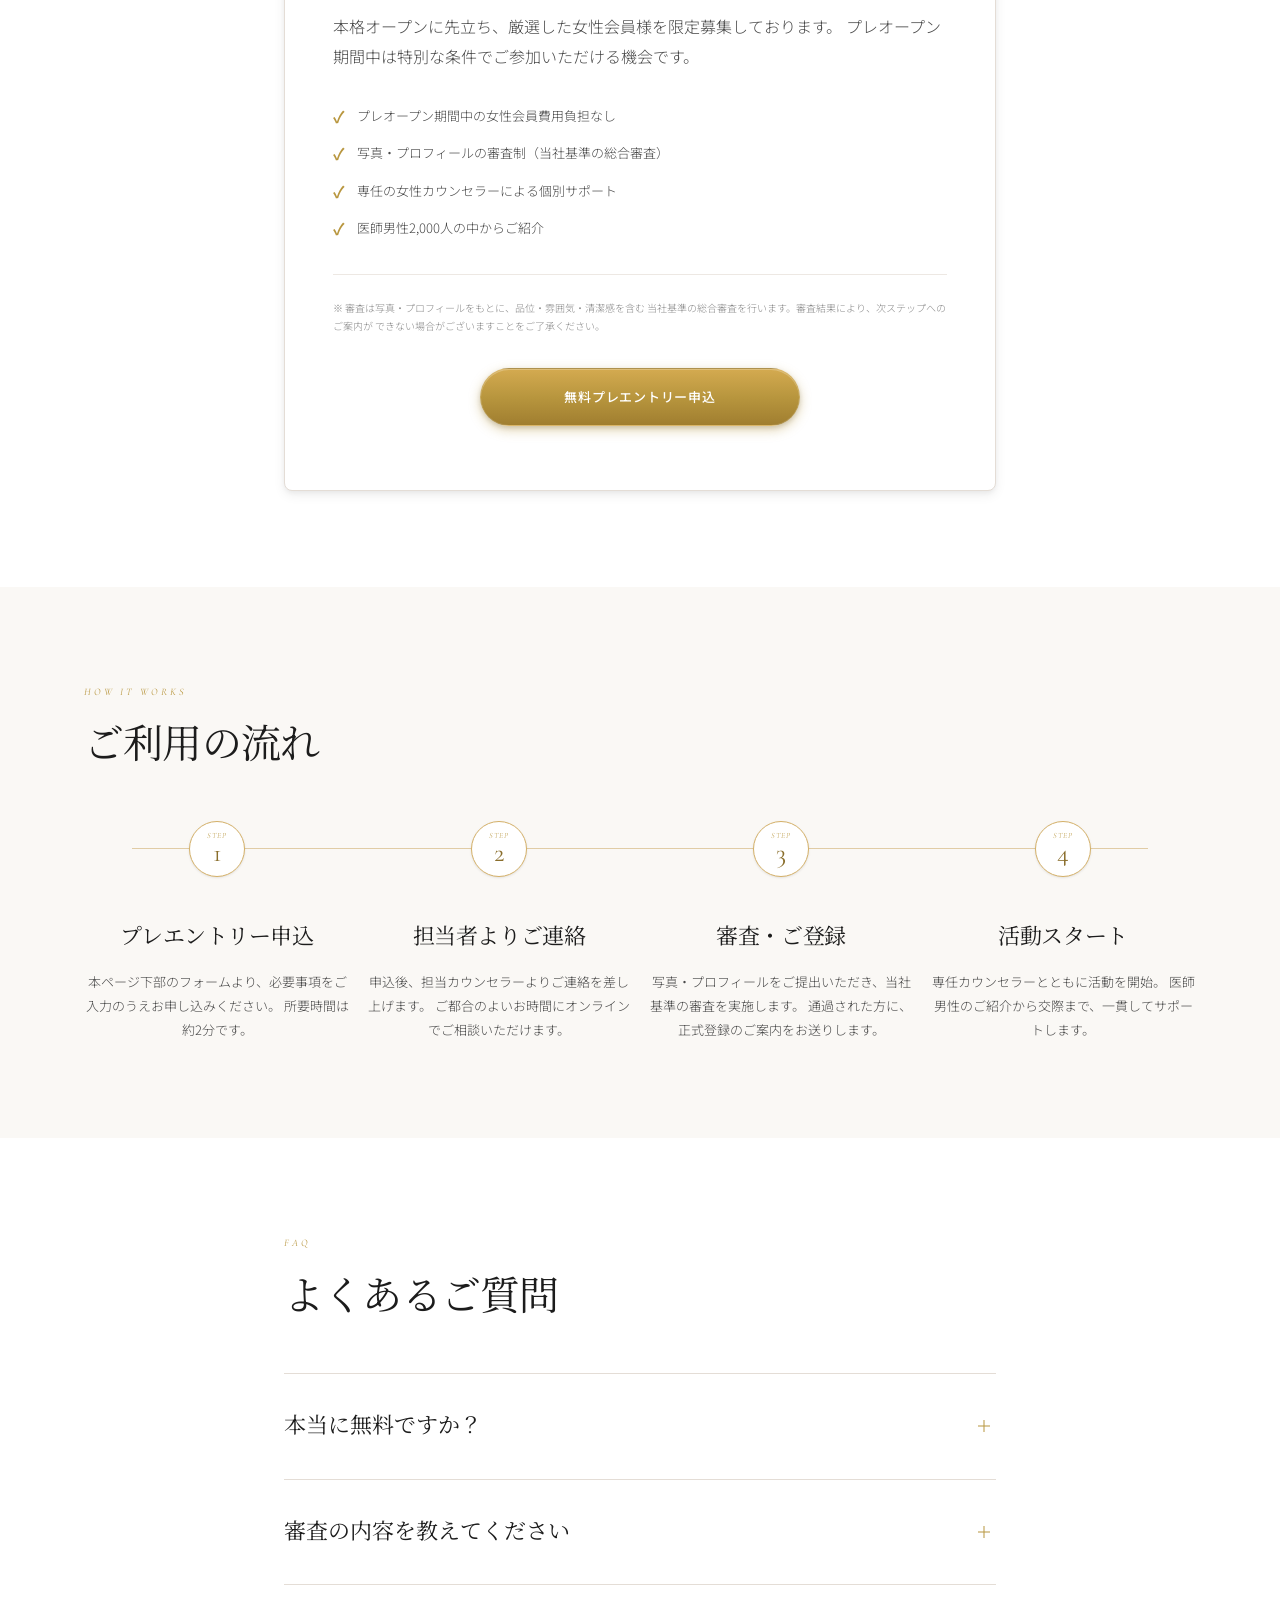
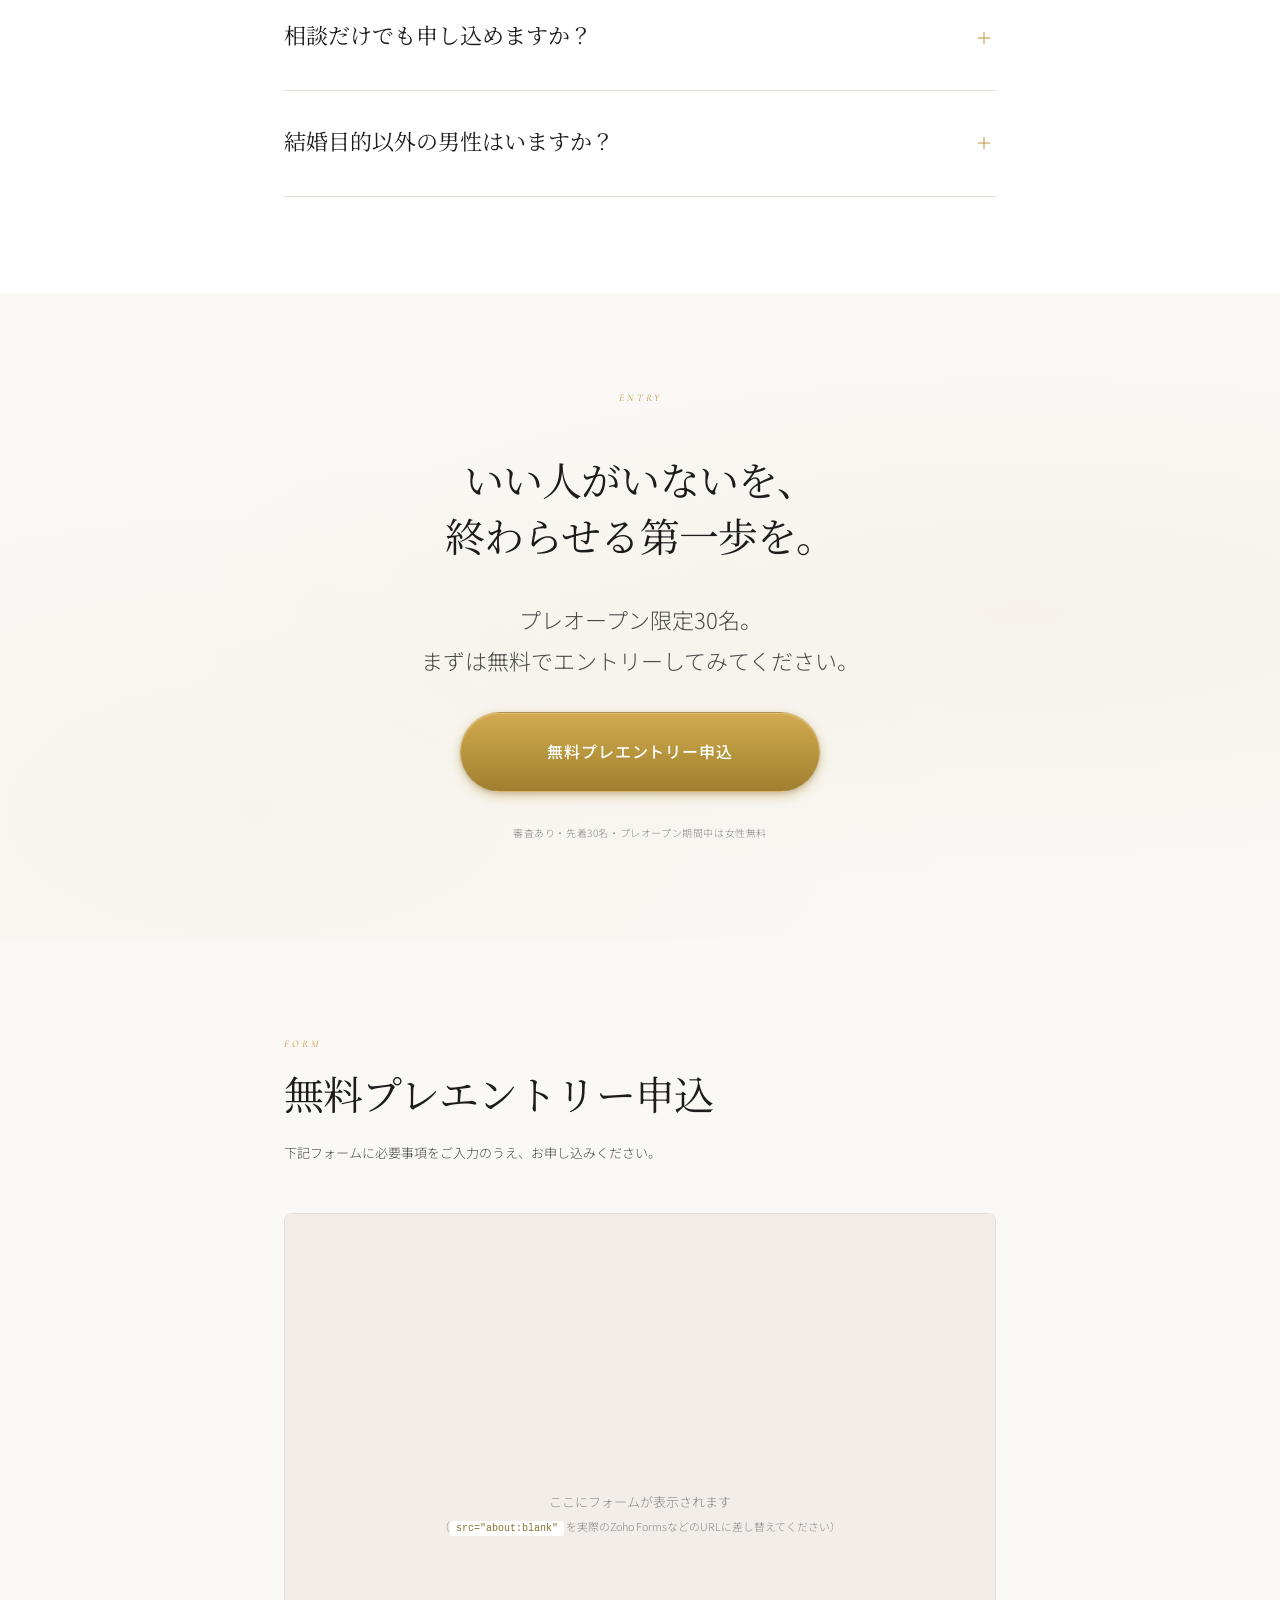
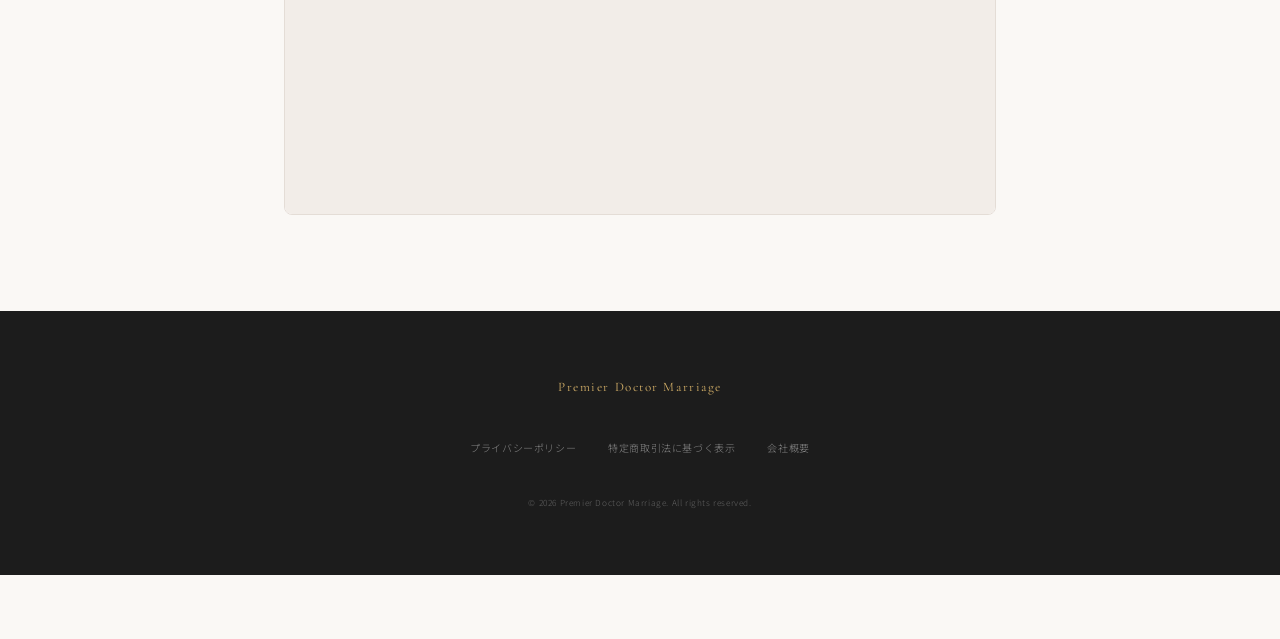
<file: 納品物/結婚相談所ver1/index.html>
<!DOCTYPE html>
<html lang="ja">
<head>
  <meta charset="UTF-8">
  <meta name="viewport" content="width=device-width, initial-scale=1.0, viewport-fit=cover">

  <!-- ========================================
       SEO設定 ← タイトル・ディスクリプション修正箇所
       ======================================== -->
  <title>Premier Doctor Marriage｜医師だけと出会える結婚相談所 プレエントリー受付中</title>
  <meta name="description" content="医師男性2000人在籍。医師だけと出会える結婚相談所「Premier Doctor Marriage」プレオープン限定30名の女性プレエントリー受付中。専任女性カウンセラーが伴走。全国16支店対応。">
  <meta name="robots" content="index, follow">

  <!-- OGP設定 ← URLとOGP画像パスを本番環境に合わせて修正 -->
  <meta property="og:title" content="Premier Doctor Marriage｜医師だけと出会える結婚相談所">
  <meta property="og:description" content="医師男性2000人在籍。プレオープン限定30名の女性プレエントリー受付中。">
  <meta property="og:type" content="website">
  <meta property="og:image" content="assets/ogp.jpg">
  <!-- ↓ 本番URLに差し替え -->
  <meta property="og:url" content="https://example.com/">
  <meta property="og:site_name" content="Premier Doctor Marriage">
  <meta property="og:locale" content="ja_JP">
  <meta name="twitter:card" content="summary_large_image">

  <!-- ファビコン ← assets/favicon.ico に実ファイルを配置 -->
  <link rel="icon" href="assets/favicon.ico">

  <!-- Google Fonts（上品なセリフ＋読みやすいサンセリフ） -->
  <link rel="preconnect" href="https://fonts.googleapis.com">
  <link rel="preconnect" href="https://fonts.gstatic.com" crossorigin>
  <link href="https://fonts.googleapis.com/css2?family=Cormorant+Garamond:ital,wght@0,300;0,400;0,500;1,300;1,400&family=Noto+Sans+JP:wght@300;400;500&family=Noto+Serif+JP:wght@300;400;500&display=swap" rel="stylesheet">

  <link rel="stylesheet" href="styles.css">
</head>
<body>

  <!-- ========================================
       追従CTA（iOS セーフエリア対応）
       文言修正箇所：「無料プレエントリー申込」
       ======================================== -->
  <div class="sticky-cta" id="stickyCta" aria-hidden="true">
    <a href="#entry" class="sticky-cta__btn">
      無料プレエントリー申込
      <span class="sticky-cta__arrow" aria-hidden="true">→</span>
    </a>
  </div>


  <main id="main-content">

  <!-- ========================================
       1. FV（ファーストビュー）
       ishikon.net と同じ構造：全幅画像 + 絶対配置テキスト
       ======================================== -->
  <section class="fv" aria-label="ファーストビュー">

    <!-- ロゴ（FV左上・固定ヘッダー化しない）
         ロゴ画像がある場合は <img src="assets/logo.svg"> に差し替え -->
    <div class="fv__logo-wrap">
      <p class="fv__logo">Premier Doctor Marriage</p>
    </div>

    <!-- 全幅写真＋テキストオーバーレイ -->
    <figure class="fv__figure">

      <!-- 女性写真 ← assets/hero.png.png に配置済み
           object-position: center top で頭が切れないよう調整 -->
      <img
        src="assets/hero.png.png"
        alt="Premier Doctor Marriage代表 神谷文香"
        class="fv__photo"
        fetchpriority="high"
        loading="eager"
        width="1536"
        height="2752"
      >

      <!-- テキストオーバーレイ（右下配置・ishikon.net準拠）
           ← キャッチコピー・バッジ・代表名・CTAの修正箇所 -->
      <!-- 金バッジ（医師男性在籍数）— FV左上に配置 -->
      <div class="fv__badge-img-wrap">
        <img
          src="assets/goldbadge.png"
          alt="医師男性2000人在籍"
          class="fv__badge-img"
          width="200"
          height="200"
        >
      </div>

      <figcaption class="fv__caption">

        <!-- メインキャッチコピー（H1・ページに1つのみ）← 修正箇所 -->
        <h1 class="fv__headline">
          いい人がいないを<br>終わらせる
        </h1>

        <!-- サブコピー ← 修正箇所 -->
        <p class="fv__subhead">医師だけと出会える結婚相談所</p>

        <!-- 代表表記 ← 氏名・役職の修正箇所 -->
        <p class="fv__rep">
          Premier Doctor Marriage 代表&emsp;神谷文香
        </p>

        <!-- CTA ← テキスト修正箇所 -->
        <a href="#entry" class="btn btn--primary">
          無料プレエントリー申込
        </a>

      </figcaption>
    </figure>

    <!-- スクロールインジケーター -->
    <div class="fv__scroll-hint" aria-hidden="true">
      <span class="fv__scroll-line"></span>
      <span class="fv__scroll-label">scroll</span>
    </div>

  </section>


  <!-- ========================================
       2. お悩み共感
       ======================================== -->
  <section class="pain section" aria-labelledby="pain-title">
    <div class="container">

      <div class="section-label" aria-hidden="true">FOR YOU</div>
      <h2 class="section-title" id="pain-title">
        こんなお悩みは<br class="sp-br">ありませんか？
      </h2>

      <!-- お悩みリスト ← テキスト修正箇所 -->
      <ul class="pain__list" role="list">
        <li class="pain__item reveal-up">
          <span class="pain__icon" aria-hidden="true">
            <svg xmlns="http://www.w3.org/2000/svg" viewBox="0 0 24 24" fill="none" stroke="currentColor" stroke-width="1.5" stroke-linecap="round" stroke-linejoin="round"><circle cx="12" cy="8" r="4"/><path d="M4 20c0-4 3.6-7 8-7s8 3 8 7"/></svg>
          </span>
          <p class="pain__text">真剣に結婚を考えているのに、<br>ふさわしい出会いがない</p>
        </li>
        <li class="pain__item reveal-up" style="transition-delay:80ms">
          <span class="pain__icon" aria-hidden="true">
            <svg xmlns="http://www.w3.org/2000/svg" viewBox="0 0 24 24" fill="none" stroke="currentColor" stroke-width="1.5" stroke-linecap="round" stroke-linejoin="round"><path d="M20.84 4.61a5.5 5.5 0 0 0-7.78 0L12 5.67l-1.06-1.06a5.5 5.5 0 0 0-7.78 7.78l1.06 1.06L12 21.23l7.78-7.78 1.06-1.06a5.5 5.5 0 0 0 0-7.78z"/></svg>
          </span>
          <p class="pain__text">マッチングアプリに疲れた。<br>無駄な出会いで消耗している</p>
        </li>
        <li class="pain__item reveal-up" style="transition-delay:160ms">
          <span class="pain__icon" aria-hidden="true">
            <svg xmlns="http://www.w3.org/2000/svg" viewBox="0 0 24 24" fill="none" stroke="currentColor" stroke-width="1.5" stroke-linecap="round" stroke-linejoin="round"><circle cx="12" cy="12" r="10"/><polyline points="12 6 12 12 16 14"/></svg>
          </span>
          <p class="pain__text">年齢を重ねるほど、<br>真剣な相手と出会う機会が減る</p>
        </li>
        <li class="pain__item reveal-up" style="transition-delay:240ms">
          <span class="pain__icon" aria-hidden="true">
            <svg xmlns="http://www.w3.org/2000/svg" viewBox="0 0 24 24" fill="none" stroke="currentColor" stroke-width="1.5" stroke-linecap="round" stroke-linejoin="round"><path d="M12 22s8-4 8-10V5l-8-3-8 3v7c0 6 8 10 8 10z"/></svg>
          </span>
          <p class="pain__text">相手の素性がわからないまま<br>会うのが不安</p>
        </li>
      </ul>

    </div>
  </section>


  <!-- ========================================
       3. 解決（医師限定・審査制・専任で解決できる理由）
       ======================================== -->
  <section class="solution section section--white" aria-labelledby="solution-title">
    <div class="container container--narrow">

      <div class="section-label" aria-hidden="true">SOLUTION</div>
      <h2 class="section-title" id="solution-title">
        Premier Doctor Marriageが<br>その悩みを解決します
      </h2>
      <p class="section-lead">
        当サービスは「医師男性のみ」という明確な基準と、厳正な審査制を設けることで、
        真剣な出会いを求める女性が安心して活動できる環境を整えています。
        専任の女性カウンセラーがお一人おひとりに寄り添い、伴走します。
      </p>

      <!-- 解決ポイント3つ ← テキスト修正箇所 -->
      <div class="solution__points">

        <div class="solution__point reveal-up">
          <div class="solution__point-num" aria-hidden="true">01</div>
          <h3 class="solution__point-title">男性は医師のみ</h3>
          <p class="solution__point-body">
            在籍する男性会員はすべて医師資格保持者。
            職業・素性が明確な方とだけ出会えるため、
            安心して真剣交際をスタートできます。
          </p>
        </div>

        <div class="solution__point reveal-up" style="transition-delay:100ms">
          <div class="solution__point-num" aria-hidden="true">02</div>
          <h3 class="solution__point-title">審査制で安心の環境</h3>
          <p class="solution__point-body">
            写真・プロフィールを当社基準で審査（品位・雰囲気・清潔感を含む総合審査）。
            基準を満たした方のみご入会いただくことで、
            質の高い出会いが続きます。
          </p>
        </div>

        <div class="solution__point reveal-up" style="transition-delay:200ms">
          <div class="solution__point-num" aria-hidden="true">03</div>
          <h3 class="solution__point-title">専任カウンセラーが伴走</h3>
          <p class="solution__point-body">
            担当の女性コンシェルジュが、プロフィール作成から
            お相手との交際まで丁寧にサポート。
            一人で不安を抱えながら活動する必要はありません。
          </p>
        </div>

      </div>
    </div>
  </section>


  <!-- ========================================
       4. 強み（4つ）
       ======================================== -->
  <section class="strengths section" aria-labelledby="strengths-title">
    <div class="container">

      <div class="section-label" aria-hidden="true">OUR STRENGTHS</div>
      <h2 class="section-title" id="strengths-title">選ばれる4つの理由</h2>

      <!-- 強みカードグリッド ← 数値・テキスト修正箇所 -->
      <div class="strengths__grid stagger-group">

        <article class="strength-card stagger-child">
          <div class="strength-card__icon" aria-hidden="true">
            <svg xmlns="http://www.w3.org/2000/svg" viewBox="0 0 24 24" fill="none" stroke="currentColor" stroke-width="1.3" stroke-linecap="round" stroke-linejoin="round"><path d="M22 11.08V12a10 10 0 1 1-5.93-9.14"/><polyline points="22 4 12 14.01 9 11.01"/></svg>
          </div>
          <div class="strength-card__num" aria-hidden="true">01</div>
          <h3 class="strength-card__title">男性は医師のみ</h3>
          <p class="strength-card__body">
            在籍する男性会員はすべて医師資格保持者。
            職業が明確な相手とだけ出会えます。
          </p>
        </article>

        <article class="strength-card stagger-child">
          <div class="strength-card__icon" aria-hidden="true">
            <svg xmlns="http://www.w3.org/2000/svg" viewBox="0 0 24 24" fill="none" stroke="currentColor" stroke-width="1.5" stroke-linecap="round" stroke-linejoin="round"><path d="M17 21v-2a4 4 0 0 0-4-4H5a4 4 0 0 0-4 4v2"/><circle cx="9" cy="7" r="4"/><path d="M23 21v-2a4 4 0 0 0-3-3.87"/><path d="M16 3.13a4 4 0 0 1 0 7.75"/></svg>
          </div>
          <!-- ↓ 在籍数の修正箇所 -->
          <div class="strength-card__num" aria-hidden="true">02</div>
          <h3 class="strength-card__title">医師男性<strong>2,000人</strong>在籍</h3>
          <p class="strength-card__body">
            豊富なお相手の中から、あなたのご希望に沿った
            マッチングをご提案します。
          </p>
        </article>

        <article class="strength-card stagger-child">
          <div class="strength-card__icon" aria-hidden="true">
            <svg xmlns="http://www.w3.org/2000/svg" viewBox="0 0 24 24" fill="none" stroke="currentColor" stroke-width="1.3" stroke-linecap="round" stroke-linejoin="round"><path d="M21 10c0 7-9 13-9 13s-9-6-9-13a9 9 0 0 1 18 0z"/><circle cx="12" cy="10" r="3"/></svg>
          </div>
          <!-- ↓ 支店数の修正箇所 -->
          <div class="strength-card__num" aria-hidden="true">03</div>
          <h3 class="strength-card__title">全国<strong>16</strong>支店</h3>
          <p class="strength-card__body">
            全国16支店のネットワークで、
            どの地域にお住まいの方もご利用いただけます。
          </p>
        </article>

        <article class="strength-card stagger-child">
          <div class="strength-card__icon" aria-hidden="true">
            <svg xmlns="http://www.w3.org/2000/svg" viewBox="0 0 24 24" fill="none" stroke="currentColor" stroke-width="1.5" stroke-linecap="round" stroke-linejoin="round"><path d="M20.84 4.61a5.5 5.5 0 0 0-7.78 0L12 5.67l-1.06-1.06a5.5 5.5 0 0 0-7.78 7.78l1.06 1.06L12 21.23l7.78-7.78 1.06-1.06a5.5 5.5 0 0 0 0-7.78z"/></svg>
          </div>
          <div class="strength-card__num" aria-hidden="true">04</div>
          <h3 class="strength-card__title">専任カウンセラーが伴走</h3>
          <p class="strength-card__body">
            担当の女性コンシェルジュが活動全般をサポート。
            初めての方も安心してご利用いただけます。
          </p>
        </article>

      </div>
    </div>
  </section>


  <!-- ========================================
       5. プレオープン募集
       ======================================== -->
  <section class="preopen section section--white" aria-labelledby="preopen-title">
    <div class="container container--narrow">

      <div class="section-label" aria-hidden="true">PRE-OPEN</div>
      <h2 class="section-title" id="preopen-title">
        プレオープン募集について
      </h2>

      <!-- 募集カード ← 定員・審査説明の修正箇所 -->
      <div class="preopen__card">

        <div class="preopen__badge" aria-label="先着30名限定">
          先着 <strong>30名</strong> 限定
        </div>

        <p class="preopen__lead">
          本格オープンに先立ち、厳選した女性会員様を限定募集しております。
          プレオープン期間中は特別な条件でご参加いただける機会です。
        </p>

        <ul class="preopen__points" role="list">
          <li class="preopen__point">
            <span class="preopen__check" aria-hidden="true">✓</span>
            <span>プレオープン期間中の女性会員費用負担なし</span>
          </li>
          <li class="preopen__point">
            <span class="preopen__check" aria-hidden="true">✓</span>
            <span>写真・プロフィールの審査制（当社基準の総合審査）</span>
          </li>
          <li class="preopen__point">
            <span class="preopen__check" aria-hidden="true">✓</span>
            <span>専任の女性カウンセラーによる個別サポート</span>
          </li>
          <li class="preopen__point">
            <span class="preopen__check" aria-hidden="true">✓</span>
            <span>医師男性2,000人の中からご紹介</span>
          </li>
        </ul>

        <p class="preopen__note">
          ※ 審査は写真・プロフィールをもとに、品位・雰囲気・清潔感を含む
          当社基準の総合審査を行います。審査結果により、次ステップへのご案内が
          できない場合がございますことをご了承ください。
        </p>

        <!-- CTA ← CTAテキスト修正箇所 -->
        <a href="#entry" class="btn btn--primary btn--center">
          無料プレエントリー申込
        </a>

      </div>
    </div>
  </section>


  <!-- ========================================
       6. ご利用の流れ
       ======================================== -->
  <section class="flow section" aria-labelledby="flow-title">
    <div class="container">

      <div class="section-label" aria-hidden="true">HOW IT WORKS</div>
      <h2 class="section-title" id="flow-title">ご利用の流れ</h2>

      <!-- ステップリスト ← ステップ内容の修正箇所 -->
      <ol class="flow__list" role="list">

        <li class="flow__step reveal-up">
          <div class="flow__step-num" aria-label="ステップ1">
            <span aria-hidden="true">STEP</span>
            <strong>1</strong>
          </div>
          <div class="flow__step-body">
            <h3 class="flow__step-title">プレエントリー申込</h3>
            <p class="flow__step-text">
              本ページ下部のフォームより、必要事項をご入力のうえお申し込みください。
              所要時間は約2分です。
            </p>
          </div>
        </li>

        <li class="flow__step reveal-up" style="transition-delay:80ms">
          <div class="flow__step-num" aria-label="ステップ2">
            <span aria-hidden="true">STEP</span>
            <strong>2</strong>
          </div>
          <div class="flow__step-body">
            <h3 class="flow__step-title">担当者よりご連絡</h3>
            <p class="flow__step-text">
              申込後、担当カウンセラーよりご連絡を差し上げます。
              ご都合のよいお時間にオンラインでご相談いただけます。
            </p>
          </div>
        </li>

        <li class="flow__step reveal-up" style="transition-delay:160ms">
          <div class="flow__step-num" aria-label="ステップ3">
            <span aria-hidden="true">STEP</span>
            <strong>3</strong>
          </div>
          <div class="flow__step-body">
            <h3 class="flow__step-title">審査・ご登録</h3>
            <p class="flow__step-text">
              写真・プロフィールをご提出いただき、当社基準の審査を実施します。
              通過された方に、正式登録のご案内をお送りします。
            </p>
          </div>
        </li>

        <li class="flow__step reveal-up" style="transition-delay:240ms">
          <div class="flow__step-num" aria-label="ステップ4">
            <span aria-hidden="true">STEP</span>
            <strong>4</strong>
          </div>
          <div class="flow__step-body">
            <h3 class="flow__step-title">活動スタート</h3>
            <p class="flow__step-text">
              専任カウンセラーとともに活動を開始。
              医師男性のご紹介から交際まで、一貫してサポートします。
            </p>
          </div>
        </li>

      </ol>
    </div>
  </section>


  <!-- ========================================
       7. Q&A（details/summary で JS 不要）
       ======================================== -->
  <section class="faq section section--white" aria-labelledby="faq-title">
    <div class="container container--narrow">

      <div class="section-label" aria-hidden="true">FAQ</div>
      <h2 class="section-title" id="faq-title">よくあるご質問</h2>

      <!-- FAQ アコーディオン ← 質問・回答の修正箇所 -->
      <div class="faq__list" role="list">

        <details class="faq__item" role="listitem">
          <summary class="faq__question">
            <span>本当に無料ですか？</span>
            <span class="faq__icon" aria-hidden="true"></span>
          </summary>
          <div class="faq__answer">
            <p>
              プレオープン期間中は、女性会員様の費用負担はございません。
              安心してプレエントリーをお申し込みください。
              ※ 本格オープン後の費用については、登録時に改めてご案内いたします。
            </p>
          </div>
        </details>

        <details class="faq__item" role="listitem">
          <summary class="faq__question">
            <span>審査の内容を教えてください</span>
            <span class="faq__icon" aria-hidden="true"></span>
          </summary>
          <div class="faq__answer">
            <p>
              写真・プロフィールをご提出いただき、品位・雰囲気・清潔感を含む
              当社独自の総合基準にて審査を行います。
              審査通過の方には、次ステップ（正式登録）のご案内をお送りします。
              結果については個別にご連絡いたします。
            </p>
          </div>
        </details>

        <details class="faq__item" role="listitem">
          <summary class="faq__question">
            <span>相談だけでも申し込めますか？</span>
            <span class="faq__icon" aria-hidden="true"></span>
          </summary>
          <div class="faq__answer">
            <p>
              はい、もちろんです。まずはお気軽にプレエントリーフォームよりお問い合わせください。
              担当カウンセラーが丁寧にご説明いたします。
              ご入会を強制することは一切ありません。
            </p>
          </div>
        </details>

        <details class="faq__item" role="listitem">
          <summary class="faq__question">
            <span>結婚目的以外の男性はいますか？</span>
            <span class="faq__icon" aria-hidden="true"></span>
          </summary>
          <div class="faq__answer">
            <p>
              ご入会時に結婚の意思確認を行っております。
              また当社の利用規約に反する行動が確認された場合は、
              速やかに適切な対応を行う体制を整えております。
              安心してご利用いただける環境づくりを最優先にしております。
            </p>
          </div>
        </details>

      </div>
    </div>
  </section>


  <!-- ========================================
       8. CTA セクション（フォーム直前）
       ======================================== -->
  <section class="cta-section section" aria-labelledby="cta-title">
    <div class="container container--narrow">
      <div class="cta-section__inner">

        <div class="section-label" aria-hidden="true">ENTRY</div>
        <h2 class="section-title cta-section__title" id="cta-title">
          いい人がいないを、<br>終わらせる第一歩を。
        </h2>
        <!-- ↓ ミクロコピー修正箇所 -->
        <p class="cta-section__body">
          プレオープン限定30名。<br>
          まずは無料でエントリーしてみてください。
        </p>

        <!-- CTA ← CTAテキスト修正箇所 -->
        <a href="#entry" class="btn btn--primary btn--large">
          無料プレエントリー申込
        </a>

        <p class="cta-section__note">審査あり・先着30名・プレオープン期間中は女性無料</p>

      </div>
    </div>
  </section>


  <!-- ========================================
       9. フォームセクション（#entry）
       iframe埋め込み枠 ← フォームURLを差し替え
       ======================================== -->
  <section id="entry" class="form-section section section--cream" aria-labelledby="form-title">
    <div class="container container--narrow">

      <div class="section-label" aria-hidden="true">FORM</div>
      <h2 class="section-title" id="form-title">無料プレエントリー申込</h2>
      <p class="form-section__lead">
        下記フォームに必要事項をご入力のうえ、お申し込みください。
      </p>

      <!-- ↓ フォームiframe埋め込み枠
           src を Zoho Forms 等の実際のiframe URLに差し替え
           例: src="https://forms.zohopublic.com/xxx/form/xxx/formperma/xxx"
           height はフォームの内容に応じて調整 -->
      <div class="form-section__iframe-wrap">
        <iframe
          src="about:blank"
          title="プレエントリーフォーム"
          class="form-section__iframe"
          width="100%"
          height="600"
          frameborder="0"
          loading="lazy"
          aria-label="プレエントリー申込フォーム"
        >
          <p>フォームを表示できません。<a href="TBD" target="_blank" rel="noopener">こちら</a>からお申し込みください。</p>
        </iframe>

        <!-- ↓ フォームURL設定前のプレースホルダー。iframe差し替え後に削除 -->
        <div class="form-placeholder" aria-hidden="true">
          <p class="form-placeholder__text">
            ここにフォームが表示されます<br>
            <small>（<code>src="about:blank"</code> を実際のZoho FormsなどのURLに差し替えてください）</small>
          </p>
        </div>
      </div>

    </div>
  </section>


  <!-- ========================================
       10. フッター（リンク3つのみ）
       ← URLはプレースホルダー、本番環境に合わせて差し替え
       ======================================== -->
  <footer class="footer" role="contentinfo">
    <div class="container">

      <p class="footer__logo">Premier Doctor Marriage</p>

      <nav class="footer__nav" aria-label="フッターナビゲーション">
        <ul class="footer__nav-list" role="list">
          <!-- ↓ 各URLを本番URLに差し替え -->
          <li><a href="/privacy" class="footer__link">プライバシーポリシー</a></li>
          <li><a href="/tokushoho" class="footer__link">特定商取引法に基づく表示</a></li>
          <li><a href="/company" class="footer__link">会社概要</a></li>
        </ul>
      </nav>

      <p class="footer__copy">
        <small>&copy; <span id="currentYear"></span> Premier Doctor Marriage. All rights reserved.</small>
      </p>

    </div>
  </footer>


  </main><!-- /#main-content -->

  <script src="script.js"></script>
</body>
</html>
</file>
<file: styles.css>
/* ================================================================
   Premier Doctor Marriage — パターン2
   ishikon.net準拠 — 明朝体・ゴールド・装飾的な女性LP風デザイン
   ================================================================ */

/* ----------------------------------------------------------------
   1. デザイントークン
   ---------------------------------------------------------------- */
:root {
  --color-white:       #ffffff;
  --color-cream:       #fbfcf5;
  --color-warm-bg:     #faf6f0;
  --color-warm-gray:   #F2EDE8;
  --color-border:      #dac8b2;
  --color-border-light:#efeadd;
  --color-text:        #6a523a;
  --color-text-mid:    #7a6a56;
  --color-text-light:  #a09080;
  --color-gold:        #aba272;
  --color-gold-light:  #c7be8d;
  --color-gold-dark:   #9a8400;
  --color-gold-pale:   #f5f0e0;
  --color-teal:        #81D8D0;
  --color-pink:        #ec727f;
  --color-highlight:   #faf1c1;

  --bg-page:           var(--color-cream);
  --bg-white:          var(--color-white);
  --text-primary:      var(--color-text);
  --text-secondary:    var(--color-text-mid);
  --text-muted:        var(--color-text-light);
  --accent:            var(--color-gold);
  --accent-dark:       var(--color-gold-dark);

  --space-1:  4px;
  --space-2:  8px;
  --space-3:  12px;
  --space-4:  16px;
  --space-5:  24px;
  --space-6:  32px;
  --space-7:  48px;
  --space-8:  64px;
  --space-9:  96px;

  --font-serif: 'Noto Serif JP', 'Times New Roman', '游明朝', YuMincho, 'ヒラギノ明朝 ProN W3', serif;
  --font-sans:  'Noto Sans JP', 'メイリオ', Meiryo, sans-serif;
  --font-display: 'Cormorant Garamond', var(--font-serif);

  --text-xs:   0.6875rem;
  --text-sm:   0.8125rem;
  --text-base: 1rem;
  --text-md:   clamp(1.05rem, 0.6vw + 0.9rem, 1.25rem);
  --text-lg:   clamp(1.15rem, 1vw + 0.9rem, 1.5rem);
  --text-xl:   clamp(1.35rem, 1.5vw + 1rem, 1.85rem);
  --text-2xl:  clamp(1.6rem, 2vw + 1.1rem, 2.25rem);

  --leading-normal: 1.6;
  --leading-relaxed: 1.9;
  --shadow-sm: 0 0 10px 3px rgba(251,252,245,0.8);
  --shadow-md: 0 0 20px 5px rgba(251,252,245,1);
  --radius-sm: 0px;
  --radius-md: 0px;
  --ease-out: cubic-bezier(0.0, 0.0, 0.2, 1);
  --dur-fast: 150ms;
  --dur-normal: 250ms;
  --dur-slower: 600ms;
  --container-max: 1100px;
  --container-narrow: 720px;
  --container-px: 20px;
}

/* ----------------------------------------------------------------
   2. リセット・ベース — ishikon風: 明朝ベース、letter-spacing広め
   ---------------------------------------------------------------- */
*, *::before, *::after { box-sizing: border-box; margin: 0; padding: 0; }

@media (prefers-reduced-motion: reduce) {
  *, *::before, *::after {
    animation-duration: 0.01ms !important;
    transition-duration: 0.01ms !important;
  }
  .reveal-up, .stagger-child { opacity: 1 !important; transform: none !important; }
}

html {
  scroll-behavior: smooth;
  -webkit-text-size-adjust: 100%;
  font-size: 14px;
}
@media (min-width: 768px) { html { font-size: 16px; } }

body {
  font-family: var(--font-serif);
  font-weight: 400;
  color: var(--text-primary);
  background-color: var(--bg-page);
  line-height: var(--leading-normal);
  letter-spacing: 0.1em;
  -webkit-font-smoothing: antialiased;
  overflow-x: hidden;
  padding-bottom: calc(60px + env(safe-area-inset-bottom, 0px));
}

img { display: block; max-width: 100%; height: auto; }
a { color: inherit; text-decoration: none; }
ul, ol { list-style: none; }

.pc-br { display: none; }
.sp-br { display: none; }
@media (min-width: 768px) { .pc-br { display: inline; } .sp-only { display: none; } }
@media (max-width: 599px) { .sp-br { display: block; } }

/* ----------------------------------------------------------------
   3. 共通レイアウト
   ---------------------------------------------------------------- */
.container {
  width: 100%;
  max-width: var(--container-max);
  margin-inline: auto;
  padding-inline: var(--container-px);
}
.container--narrow { max-width: var(--container-narrow); }

.section {
  padding-block: var(--space-7);
  text-align: center;
}
@media (min-width: 768px) { .section { padding-block: var(--space-9); } }

.section--white { background-color: var(--bg-white); }
.section--cream { background-color: var(--color-cream); }
.section--warm  { background-color: var(--color-warm-bg); }

/* ----------------------------------------------------------------
   4. セクション見出し — 装飾ライン付き中央揃え（ishikon風）
   ---------------------------------------------------------------- */
.section-label {
  font-family: var(--font-display);
  font-size: var(--text-xs);
  font-style: italic;
  letter-spacing: 0.3em;
  text-transform: uppercase;
  color: var(--accent);
  margin-bottom: var(--space-3);
}

.section-title {
  font-family: var(--font-serif);
  font-size: var(--text-xl);
  font-weight: 400;
  line-height: 1.5;
  color: var(--text-primary);
  margin-bottom: var(--space-5);
  letter-spacing: 0.08em;
  position: relative;
  display: inline-block;
}
@media (min-width: 768px) {
  .section-title { font-size: var(--text-2xl); margin-bottom: var(--space-6); }
}

/* タイトル下の装飾ライン（ishikon風オーナメント） */
.section-title::after {
  content: '✦';
  display: block;
  font-size: 0.5rem;
  color: var(--color-gold-light);
  margin: var(--space-3) auto 0;
  letter-spacing: 1em;
}

.section-lead {
  font-size: var(--text-sm);
  line-height: var(--leading-relaxed);
  color: var(--text-secondary);
  margin-bottom: var(--space-7);
  max-width: 560px;
  margin-inline: auto;
  text-align: center;
}

/* ----------------------------------------------------------------
   5. ボタン — ishikon風: 角丸なし、ゴールドベタ塗り
   ---------------------------------------------------------------- */
.btn {
  display: inline-flex;
  align-items: center;
  justify-content: center;
  font-family: var(--font-sans);
  font-size: var(--text-sm);
  font-weight: 500;
  letter-spacing: 0.12em;
  text-align: center;
  cursor: pointer;
  border: none;
  outline: none;
  transition: all var(--dur-normal) var(--ease-out);
  -webkit-tap-highlight-color: transparent;
}

/* ボタン: 立体感 + シャドウ + ホバー浮き上がり */
.btn--primary {
  background: linear-gradient(180deg, #d4cb9e 0%, #c2b97e 30%, #9a8400 100%);
  color: var(--color-white);
  padding: 14px 40px;
  border: none;
  border-bottom: 3px solid #7a6800;
  border-radius: 6px;
  min-height: 50px;
  width: auto;
  max-width: 320px;
  box-shadow:
    0 4px 12px rgba(154, 132, 0, 0.3),
    inset 0 1px 0 rgba(255,255,255,0.2);
  text-shadow: 0 1px 2px rgba(0,0,0,0.12);
  transition: all 0.2s ease-out;
}
.btn--primary:hover {
  background: linear-gradient(180deg, #e0d8a8 0%, #d0c88f 30%, #aba272 100%);
  transform: translateY(-2px);
  box-shadow:
    0 6px 20px rgba(154, 132, 0, 0.4),
    inset 0 1px 0 rgba(255,255,255,0.3);
}
.btn--primary:active {
  transform: translateY(1px);
  border-bottom-width: 1px;
  box-shadow: 0 2px 6px rgba(154, 132, 0, 0.25);
}
.btn--primary:focus-visible { outline: 2px solid var(--accent); outline-offset: 3px; }

.btn--large {
  font-size: var(--text-base);
  padding: 18px 52px;
  min-height: 58px;
  border-radius: 8px;
}
.btn--center { margin-inline: auto; }

.btn--fv {
  font-size: var(--text-sm);
  padding: 12px 32px;
  min-height: 46px;
  max-width: 260px;
  width: 100%;
}
@media (min-width: 768px) {
  .btn--fv { font-size: var(--text-base); padding: 14px 40px; max-width: 300px; }
}

/* ----------------------------------------------------------------
   6. 追従CTA
   ---------------------------------------------------------------- */
.sticky-cta {
  position: fixed;
  bottom: 0; left: 0; right: 0;
  z-index: 200;
  background-color: var(--bg-white);
  border-top: 2px solid var(--color-border);
  padding: 10px var(--container-px);
  padding-bottom: calc(10px + env(safe-area-inset-bottom, 0px));
  box-shadow: 0 -2px 8px rgba(106,82,58,0.1);
  transform: translateY(100%);
  transition: transform var(--dur-normal) var(--ease-out);
}
.sticky-cta.is-visible { transform: translateY(0); }

.sticky-cta__btn {
  display: flex;
  align-items: center;
  justify-content: center;
  gap: 6px;
  width: 100%; max-width: 400px;
  margin-inline: auto;
  background: linear-gradient(180deg, #c2b97e 0%, #9a8400 100%);
  color: var(--color-white);
  font-family: var(--font-sans);
  font-size: var(--text-sm);
  font-weight: 600;
  letter-spacing: 0.12em;
  padding: 12px 20px;
  min-height: 46px;
  border: none;
  border-bottom: 2px solid #7a6800;
  border-radius: 6px;
  box-shadow: 0 3px 10px rgba(154, 132, 0, 0.3);
  text-shadow: 0 1px 2px rgba(0,0,0,0.1);
}
.sticky-cta__btn:hover {
  background: linear-gradient(180deg, #d0c88f 0%, #aba272 100%);
  box-shadow: 0 4px 14px rgba(154, 132, 0, 0.4);
}
.sticky-cta__arrow { font-size: 1em; line-height: 1; }

/* ================================================================
   7. FV — flexbox 2カラム + 装飾背景
   ================================================================ */
.fv {
  position: relative;
  overflow: hidden;
  border-top: 3px solid var(--color-gold-light);
  /* 背景: 白ベースに薄いリボン+フローラル装飾 */
  background:
    radial-gradient(ellipse at 85% 15%, rgba(129,216,208,0.12) 0%, transparent 40%),
    radial-gradient(ellipse at 10% 8%, rgba(129,216,208,0.15) 0%, transparent 35%),
    radial-gradient(ellipse at 70% 90%, rgba(218,200,178,0.15) 0%, transparent 40%),
    radial-gradient(ellipse at 15% 85%, rgba(197,190,141,0.08) 0%, transparent 35%),
    linear-gradient(180deg, #fff 0%, #fdfcf8 40%, #faf6f0 100%);
}

/* 右上フローラル装飾 */
.fv::after {
  content: '✿';
  position: absolute;
  top: 8px; right: 10px;
  font-size: 1.2rem;
  color: rgba(218,200,178,0.25);
  z-index: 0;
  pointer-events: none;
}

.fv__ribbon { display: none; }

.fv__logo-wrap { padding: 2px 0 0; text-align: center; position: relative; z-index: 1; }
/* FVヘッダーロゴ: 1.6倍 + 縦トリミング */
.fv__logo-img {
  width: auto;
  height: 192px;
  object-fit: cover;
  object-position: center;
  clip-path: inset(36% 0 22% 0);
  margin: -68px 0 -42px;
  filter: brightness(0.85) contrast(1.2);
}
.fv__logo {
  font-family: var(--font-display); font-size: 0.55rem;
  font-weight: 400; letter-spacing: 0.15em; color: var(--accent);
  display: none; /* 画像ロゴがあるので非表示 */
}

/* FVコンテナ: CSS Grid — コンテンツ行 + ボタン行 */
.fv__inner {
  display: grid;
  grid-template-columns: 1fr;
  grid-template-rows: 1fr auto;
  min-height: auto;
  padding: 0 16px;
  max-width: var(--container-max); margin-inline: auto;
  position: relative; z-index: 1;
}

/* ---- 左カラム: テキスト+医師+バッジ ---- */
.fv__left {
  grid-row: 1;
  display: flex; flex-direction: column;
  justify-content: flex-start;
  gap: 5px;
  padding: 4px 0 0;
  position: relative; z-index: 2;
}

/* タグライン: 0.65rem × 2 = 1.3rem */
/* サブキャッチ: メインを引き立てつつ存在感 */
.fv__tagline {
  font-size: 1.7rem; line-height: 1.3;
  letter-spacing: 0.06em; color: #8a7a60;
  font-weight: 500;
  font-family: var(--font-serif);
  text-shadow: 0 0 12px rgba(255,255,255,1), 0 0 24px rgba(255,255,255,0.8);
}

/* キャッチ: 1.7rem × 1.5 = 2.55rem */
.fv__headline {
  font-family: var(--font-serif);
  font-size: clamp(2.09rem, 9.5vw, 3.33rem);
  font-weight: 500; line-height: 1.15;
  background: linear-gradient(180deg, #c7be8d 0%, #9a8400 40%, #6a523a 100%);
  -webkit-background-clip: text; -webkit-text-fill-color: transparent;
  background-clip: text;
  filter: drop-shadow(0 0 10px rgba(255,255,255,1)) drop-shadow(0 0 20px rgba(255,255,255,0.9));
}

/* サブコピー: 0.55rem × 1.5 = 0.825rem */
.fv__subhead {
  font-size: 0.825rem; line-height: 1.6;
  color: var(--text-secondary); letter-spacing: 0.03em;
  text-shadow: 0 0 10px rgba(255,255,255,1), 0 0 20px rgba(255,255,255,0.8);
  max-width: 65%;
}

/* 医師写真: 80px × 1.5 = 120px */
.fv__doctor {
  width: 120px;
  object-fit: contain; opacity: 0.7;
  margin-top: 6px;
  align-self: flex-start;
  filter: drop-shadow(0 0 6px rgba(255,255,255,0.9));
}

/* バッジ山型（三角形配置） */
.fv__badges { display: flex; flex-direction: column; align-items: flex-start; gap: 0; margin-top: 2px; }
.fv__badges-top { display: flex; justify-content: center; width: calc(94px * 2 + 4px); padding-left: 0; }
.fv__badges-bottom { display: flex; gap: 4px; }
.fv__badge-img { width: 94px; height: 94px; object-fit: contain; }

/* ---- 女性写真: 絶対配置で右下に大きく ---- */
.fv__right {
  position: absolute;
  right: 0; top: 28%;
  width: 65%;
  z-index: 1;
  display: flex; flex-direction: column;
  align-items: flex-end;
}
.fv__photo {
  width: 100%;
  object-fit: contain; object-position: right bottom;
}
/* 自己紹介帯: 女性のお腹あたりにオーバーレイ */
.fv__name-band {
  position: absolute;
  bottom: 28%;
  right: 0;
  z-index: 3;
  display: flex;
  flex-direction: column;
  align-items: flex-end;
  gap: 1px;
  padding: 6px 12px 6px 20px;
  background: linear-gradient(90deg, transparent 0%, rgba(255,255,255,0.85) 30%, rgba(255,255,255,0.92) 100%);
  border-right: 3px solid var(--color-gold-light);
}
.fv__name-band-title {
  font-family: var(--font-serif);
  font-size: 0.5rem;
  color: var(--accent);
  letter-spacing: 0.08em;
}
.fv__name-band-name {
  font-family: var(--font-serif);
  font-size: 0.85rem;
  color: var(--text-primary);
  letter-spacing: 0.12em;
  font-weight: 500;
}

/* 旧rep非表示 */
.fv__rep { display: none; }

/* ---- FV CTA: 下に余裕を持たせる ---- */
.btn--fv {
  grid-row: 2;
  justify-self: center;
  display: flex; align-items: center; justify-content: center;
  font-size: 0.9rem; font-weight: 700;
  padding: 14px 28px;
  min-height: 52px;
  width: auto; max-width: 240px;
  margin: 40px auto 36px;
  position: relative; z-index: 3;
  border-radius: 28px;
  background: linear-gradient(180deg, #d4cb9e 0%, #c2b97e 30%, #9a8400 100%);
  color: var(--color-white);
  border: none;
  border-bottom: 3px solid #7a6800;
  box-shadow:
    0 4px 12px rgba(154, 132, 0, 0.35),
    inset 0 1px 0 rgba(255,255,255,0.25);
  letter-spacing: 0.1em;
  text-shadow: 0 1px 2px rgba(0,0,0,0.15);
  transition: all 0.2s ease-out;
}
.btn--fv:hover {
  background: linear-gradient(180deg, #e0d8a8 0%, #d0c88f 30%, #aba272 100%);
  transform: translateY(-2px);
  box-shadow:
    0 6px 18px rgba(154, 132, 0, 0.4),
    inset 0 1px 0 rgba(255,255,255,0.3);
}
.btn--fv:active {
  transform: translateY(1px);
  border-bottom-width: 1px;
  box-shadow: 0 2px 6px rgba(154, 132, 0, 0.3);
}

/* --- PC: 左テキスト + 右写真の2カラム --- */
@media (min-width: 768px) {
  .fv { min-height: 600px; }
  .fv__logo-img { height: 240px; margin: -84px 0 -52px; }

  /* 2カラムグリッド */
  .fv__inner {
    display: flex;
    flex-direction: row;
    align-items: stretch;
    padding: 0 var(--container-px) var(--space-6);
    min-height: 520px;
  }

  /* 左カラム: テキスト */
  .fv__left {
    flex: 0 0 55%;
    max-width: 55%;
    display: flex; flex-direction: column;
    justify-content: center;
    padding: var(--space-7) var(--space-5) var(--space-5) 4%;
    gap: var(--space-3);
    position: relative; z-index: 2;
  }
  .fv__tagline {
    font-size: clamp(1.6rem, 2vw, 2rem);
    color: #8a7a60;
    text-shadow: none;
  }
  .fv__headline {
    font-size: clamp(2.15rem, 3.31vw, 2.98rem);
    filter: none;
  }
  .fv__subhead {
    font-size: clamp(0.9rem, 1.1vw, 1.1rem);
    max-width: none;
    text-shadow: none;
  }
  .fv__doctor { width: 80px; opacity: 0.8; filter: none; }
  .fv__badges { flex-direction: row; gap: var(--space-3); align-items: center; }
  .fv__badges-top, .fv__badges-bottom { display: contents; }
  .fv__badge-img { width: 100px; height: 100px; }

  /* 右カラム: 女性写真（相対配置に戻す） */
  .fv__right {
    position: relative;
    right: auto; top: auto;
    width: auto;
    flex: 0 0 45%;
    max-width: 45%;
    display: flex; flex-direction: column;
    align-items: center; justify-content: flex-end;
  }
  .fv__photo {
    width: 100%; max-width: 380px;
    object-fit: contain; object-position: center bottom;
  }
  .fv__rep { display: none; }
  .fv__name-band {
    position: absolute;
    bottom: 20%;
    right: 0;
    padding: 10px 20px 10px 32px;
  }
  .fv__name-band-title { font-size: 0.7rem; }
  .fv__name-band-name { font-size: 1.2rem; }

  /* CTA */
  .btn--fv {
    position: absolute;
    bottom: var(--space-5);
    left: 4%;
    font-size: var(--text-base);
    padding: 16px 44px;
    max-width: 320px;
    margin: 0;
  }
}

/* ================================================================
   8. 写真帯ディバイダー（上下フェード＋ビネット）
   ================================================================ */
.photo-divider {
  height: 220px;
  background-size: cover;
  background-position: center;
  background-attachment: scroll;
  position: relative;
}
/* 上下にクリームへのフェード */
.photo-divider::before {
  content: '';
  position: absolute;
  inset: 0;
  background:
    linear-gradient(180deg, var(--color-cream) 0%, transparent 25%, transparent 75%, var(--color-cream) 100%);
  z-index: 1;
}
.photo-divider::after {
  content: '';
  position: absolute;
  inset: 0;
  background: radial-gradient(ellipse at center, transparent 40%, rgba(251,252,245,0.4) 100%);
  z-index: 1;
}
@media (max-width: 767px) {
  .photo-divider {
    height: 160px;
    background-attachment: scroll;
  }
}

/* ================================================================
   9. 装飾オーナメントライン
   ================================================================ */
.ornament-line {
  text-align: center;
  padding: 16px 0;
  background-color: var(--color-cream);
  line-height: 1;
}
.ornament-line span {
  display: inline-block;
  font-size: 0.7rem;
  color: var(--color-gold-light);
  position: relative;
  padding: 0 24px;
}
.ornament-line span::before,
.ornament-line span::after {
  content: '';
  position: absolute;
  top: 50%;
  width: 60px;
  height: 1px;
  background: linear-gradient(90deg, transparent, var(--color-gold-light), transparent);
}
.ornament-line span::before { right: 100%; }
.ornament-line span::after { left: 100%; }

.ornament-line--dark {
  background-color: var(--color-text);
}
.ornament-line--dark span {
  color: var(--color-gold-light);
}
.ornament-line--dark span::before,
.ornament-line--dark span::after {
  background: linear-gradient(90deg, transparent, var(--color-gold-light), transparent);
}

/* ================================================================
   10. 装飾コーナー花（共通）
   ================================================================ */
.deco-corner {
  position: absolute;
  width: 100px;
  height: auto;
  opacity: 0.25;
  pointer-events: none;
  z-index: 0;
}
.deco-corner--tl { top: 0; left: 0; }
.deco-corner--tr { top: 0; right: 0; transform: scaleX(-1); }
.deco-corner--bl { bottom: 0; left: 0; transform: scaleY(-1); }
.deco-corner--br { bottom: 0; right: 0; transform: scale(-1, -1); }
@media (min-width: 768px) {
  .deco-corner { width: 160px; opacity: 0.3; }
}

/* ================================================================
   11. セクション: 花背景バリエーション
   ================================================================ */
.section--flowers {
  position: relative;
  overflow: hidden;
  background-color: var(--bg-white);
  background-image: url('assets/flowers-bg.jpg');
  background-size: cover;
  background-position: center;
  background-blend-mode: soft-light;
}
.section--flowers::before {
  content: '';
  position: absolute;
  inset: 0;
  background: rgba(255,255,255,0.88);
  z-index: 0;
}
.section--flowers > .container,
.section--flowers > .container--narrow {
  position: relative;
  z-index: 1;
}
.section--flowers > .deco-corner {
  z-index: 1;
}

/* ================================================================
   12. Pain セクション — 写真背景＋ドットパターン＋カード
   ================================================================ */
.pain {
  position: relative;
  overflow: hidden;
  border-top: 1px solid var(--color-border);
  padding-block: var(--space-8);
  /* レース柄背景（薄く） */
  background-color: var(--color-warm-bg);
  background-image: url('assets/bg-lace.jpg');
  background-size: 300px;
  background-repeat: repeat;
  background-blend-mode: soft-light;
}
.pain > .container {
  position: relative;
  z-index: 2;
}
/* 写真: 楕円クリップ + 全方向フェード */
.pain__bg-photo {
  position: absolute;
  top: 50%; right: 5%;
  transform: translateY(-50%);
  width: 35%;
  z-index: 0;
}
.pain__bg-photo img {
  width: 100%;
  border-radius: 50%;
  mask-image: radial-gradient(ellipse at center, black 50%, transparent 75%);
  -webkit-mask-image: radial-gradient(ellipse at center, black 50%, transparent 75%);
}
@media (max-width: 767px) {
  .pain__bg-photo {
    position: relative;
    top: auto; right: auto; transform: none;
    width: 50%;
    margin: 0 auto var(--space-4);
  }
}

.pain__list {
  display: grid;
  grid-template-columns: 1fr;
  gap: var(--space-4);
  max-width: 600px;
  margin-inline: auto;
  text-align: left;
}
@media (min-width: 600px) {
  .pain__list {
    grid-template-columns: repeat(2, 1fr);
    max-width: none;
  }
}
.pain__item {
  display: flex;
  align-items: flex-start;
  gap: var(--space-3);
  background-color: rgba(255,255,255,0.92);
  padding: var(--space-5);
  border: 1px solid var(--color-border);
  backdrop-filter: blur(4px);
}
.pain__icon {
  flex-shrink: 0;
  width: 32px;
  height: 32px;
  background-color: var(--color-gold-pale);
  display: flex;
  align-items: center;
  justify-content: center;
  color: var(--accent);
}
.pain__icon svg { width: 16px; height: 16px; }
.pain__text {
  font-size: var(--text-sm);
  line-height: var(--leading-relaxed);
  color: var(--text-secondary);
}

/* ================================================================
   13. Solution セクション — 写真付き2カラム交互
   ================================================================ */
.solution__points {
  display: flex;
  flex-direction: column;
  gap: var(--space-7);
  text-align: left;
}

.solution__point {
  display: flex;
  flex-direction: column;
  gap: var(--space-5);
  padding: var(--space-5);
  background-color: rgba(255,255,255,0.7);
  border: 1px solid var(--color-border-light);
}
@media (min-width: 768px) {
  .solution__point {
    flex-direction: row;
    align-items: center;
    gap: var(--space-7);
    padding: var(--space-6);
  }
  .solution__point:nth-child(even) {
    flex-direction: row-reverse;
  }
}

/* 写真: 角丸 + 金枠 + ビネットフェード */
.solution__point-photo {
  flex-shrink: 0;
  overflow: hidden;
  border-radius: 12px;
  border: 3px solid var(--color-gold-pale);
  box-shadow: 0 4px 16px rgba(106,82,58,0.12);
  position: relative;
}
.solution__point-photo img {
  width: 100%;
  height: 200px;
  object-fit: cover;
}
/* 金枠オーバーレイ（ishikon風フレーム） */
.solution__point-photo::after {
  content: '';
  position: absolute;
  inset: 6px;
  border: 1px solid rgba(199,190,141,0.4);
  border-radius: 8px;
  pointer-events: none;
}
/* 奇数: 角丸、偶数: 円形 で変化をつける */
.solution__point:nth-child(even) .solution__point-photo {
  border-radius: 50%;
}
.solution__point:nth-child(even) .solution__point-photo::after {
  border-radius: 50%;
  inset: 8px;
}
.solution__point:nth-child(even) .solution__point-photo img {
  border-radius: 50%;
}
@media (min-width: 768px) {
  .solution__point-photo {
    width: 280px;
  }
  .solution__point-photo img {
    height: 220px;
  }
  .solution__point:nth-child(even) .solution__point-photo {
    width: 220px;
  }
  .solution__point:nth-child(even) .solution__point-photo img {
    height: 220px;
  }
}

.solution__point-content {
  flex: 1;
}
.solution__point-num {
  font-family: var(--font-display);
  font-size: var(--text-xs);
  letter-spacing: 0.3em;
  color: var(--accent);
  margin-bottom: var(--space-3);
  font-style: italic;
}
.solution__point-title {
  font-family: var(--font-serif);
  font-size: var(--text-lg);
  font-weight: 400;
  color: var(--text-primary);
  margin-bottom: var(--space-3);
}
.solution__point-body {
  font-size: var(--text-sm);
  line-height: var(--leading-relaxed);
  color: var(--text-secondary);
}

/* ================================================================
   14. Strengths セクション — 写真カード
   ================================================================ */
/* ダマスク柄背景 */
.strengths {
  background-color: var(--color-warm-bg);
  background-image: url('assets/bg-damask.jpg');
  background-size: 350px;
  background-repeat: repeat;
  border-top: 1px solid var(--color-border);
  border-bottom: 1px solid var(--color-border);
}
.strengths__grid {
  display: grid;
  grid-template-columns: repeat(2, 1fr);
  gap: var(--space-4);
}
@media (min-width: 768px) {
  .strengths__grid {
    grid-template-columns: repeat(4, 1fr);
  }
}

.strength-card {
  background-color: var(--bg-white);
  border: 1px solid var(--color-border);
  display: flex;
  flex-direction: column;
  gap: var(--space-2);
  text-align: center;
  overflow: hidden;
}
/* カード写真: 円形クリップ + フェード縁 */
.strength-card__photo {
  width: 100%;
  display: flex;
  justify-content: center;
  padding: var(--space-4) 0 0;
}
.strength-card__photo img {
  width: 90px;
  height: 90px;
  object-fit: cover;
  border-radius: 50%;
  border: 3px solid var(--color-gold-pale);
  box-shadow: 0 2px 10px rgba(106,82,58,0.1);
}
@media (min-width: 768px) {
  .strength-card__photo img {
    width: 110px;
    height: 110px;
  }
}

.strength-card__num {
  font-family: var(--font-display);
  font-size: var(--text-xs);
  letter-spacing: 0.3em;
  color: var(--color-gold-light);
  font-style: italic;
  padding: var(--space-3) var(--space-4) 0;
}
.strength-card__title {
  font-family: var(--font-serif);
  font-size: var(--text-md);
  font-weight: 400;
  color: var(--text-primary);
  padding-inline: var(--space-4);
}
.strength-card__title strong { color: var(--color-pink); }
.strength-card__body {
  font-size: var(--text-sm);
  line-height: var(--leading-relaxed);
  color: var(--text-secondary);
  text-align: left;
  padding: 0 var(--space-4) var(--space-5);
}

/* ================================================================
   15. Preopen セクション — 写真+カード横並び
   ================================================================ */
.preopen__layout {
  display: flex;
  flex-direction: column;
  gap: var(--space-6);
}
@media (min-width: 768px) {
  .preopen__layout {
    flex-direction: row;
    align-items: flex-start;
    gap: var(--space-7);
  }
}

.preopen__photo {
  position: relative;
  flex-shrink: 0;
}
/* 写真: 角丸 + 金枠 + ビネットフェード */
.preopen__photo img:first-child {
  width: 100%;
  max-width: 320px;
  border-radius: 16px;
  border: 3px solid var(--color-gold-pale);
  box-shadow: 0 6px 20px rgba(106,82,58,0.12);
  mask-image: radial-gradient(ellipse at center, black 70%, transparent 100%);
  -webkit-mask-image: radial-gradient(ellipse at center, black 70%, transparent 100%);
}
@media (min-width: 768px) {
  .preopen__photo {
    width: 280px;
  }
}
.preopen__ribbon {
  position: absolute;
  bottom: -15px;
  right: -15px;
  width: 60px;
  height: auto;
  opacity: 0.7;
}

.preopen__card {
  background-color: rgba(255,255,255,0.85);
  border: 2px solid var(--color-border);
  padding: var(--space-6) var(--space-5);
  display: flex;
  flex-direction: column;
  gap: var(--space-5);
  text-align: left;
  flex: 1;
}
@media (min-width: 768px) {
  .preopen__card {
    padding: var(--space-7);
  }
}
.preopen__badge {
  display: inline-flex;
  align-items: center;
  align-self: flex-start;
  background-color: var(--color-pink);
  color: var(--color-white);
  font-family: var(--font-sans);
  font-size: var(--text-sm);
  font-weight: 500;
  letter-spacing: 0.1em;
  padding: 6px 20px;
}
.preopen__badge strong {
  font-size: var(--text-md);
  font-weight: 700;
  margin-inline: 3px;
}
.preopen__lead {
  font-size: var(--text-base);
  line-height: var(--leading-relaxed);
  color: var(--text-secondary);
}
.preopen__points {
  display: flex;
  flex-direction: column;
  gap: var(--space-3);
}
.preopen__point {
  display: flex;
  align-items: flex-start;
  gap: var(--space-3);
  font-size: var(--text-sm);
  color: var(--text-secondary);
  line-height: var(--leading-relaxed);
}
.preopen__check {
  flex-shrink: 0;
  color: var(--accent);
  font-weight: 700;
  font-size: var(--text-base);
  line-height: 1.6;
}
.preopen__note {
  font-size: var(--text-xs);
  line-height: var(--leading-relaxed);
  color: var(--text-muted);
  border-top: 1px solid var(--color-border-light);
  padding-top: var(--space-5);
}

/* ================================================================
   16. Flow セクション — ステップ写真付き
   ================================================================ */
/* 流れセクション: ダマスク柄背景（薄く） */
.flow.section {
  background-color: var(--color-cream);
  background-image: url('assets/bg-damask.jpg');
  background-size: 300px;
  background-repeat: repeat;
  background-blend-mode: soft-light;
}

.flow__list {
  display: flex;
  flex-direction: column;
  position: relative;
  text-align: left;
}
/* 点線削除済み — ステップ間の余白で流れを表現 */
.flow__list::before {
  display: none;
}
@media (min-width: 768px) {
  .flow__list {
    flex-direction: row;
    justify-content: space-between;
    gap: var(--space-4);
    text-align: center;
  }
  .flow__list::before {
    display: none;
  }
}

.flow__step {
  display: flex;
  flex-wrap: wrap;
  align-items: flex-start;
  gap: var(--space-4);
  padding: var(--space-5) 0;
  border-bottom: 1px solid var(--color-border-light);
}
.flow__step:last-child {
  border-bottom: none;
}
@media (min-width: 768px) {
  .flow__step {
    flex-direction: column;
    align-items: center;
    flex: 1;
    padding: 0;
  }
}

.flow__step-num {
  flex-shrink: 0;
  width: 56px;
  height: 56px;
  background-color: var(--bg-white);
  border: 2px solid var(--color-border);
  border-radius: 50%;
  display: flex;
  flex-direction: column;
  align-items: center;
  justify-content: center;
  position: relative;
  z-index: 1;
}
.flow__step-num span {
  font-family: var(--font-display);
  font-size: 7px;
  font-style: italic;
  letter-spacing: 0.1em;
  color: var(--accent);
  line-height: 1;
}
.flow__step-num strong {
  font-family: var(--font-display);
  font-size: var(--text-lg);
  font-weight: 400;
  color: var(--accent-dark);
  line-height: 1;
}

/* ステップ写真: 角丸正方形 + フェード縁 */
.flow__step-photo {
  width: 72px;
  height: 72px;
  overflow: hidden;
  border-radius: 12px;
  border: 2px solid var(--color-gold-pale);
  box-shadow: 0 2px 8px rgba(106,82,58,0.1);
  flex-shrink: 0;
  position: relative;
}
.flow__step-photo img {
  width: 100%;
  height: 100%;
  object-fit: cover;
}
/* 四辺フェード */
.flow__step-photo::after {
  content: '';
  position: absolute;
  inset: 0;
  border-radius: 10px;
  box-shadow: inset 0 0 12px 6px rgba(251,252,245,0.5);
  pointer-events: none;
}
@media (min-width: 768px) {
  .flow__step-photo {
    width: 100px;
    height: 100px;
    border-radius: 16px;
  }
}

.flow__step-body {
  flex: 1;
  min-width: 0;
  padding-top: var(--space-1);
}
@media (max-width: 767px) {
  .flow__step-body {
    flex-basis: calc(100% - 56px - var(--space-4));
  }
}
@media (min-width: 768px) {
  .flow__step-body {
    padding-top: var(--space-3);
  }
}
.flow__step-title {
  font-family: var(--font-serif);
  font-size: var(--text-md);
  color: var(--text-primary);
  margin-bottom: var(--space-2);
}
.flow__step-text {
  font-size: var(--text-sm);
  line-height: var(--leading-relaxed);
  color: var(--text-secondary);
}

/* ================================================================
   17. FAQ セクション
   ================================================================ */
.faq__list {
  display: flex;
  flex-direction: column;
  border-top: 2px solid var(--color-border);
  text-align: left;
}
.faq__item { border-bottom: 1px solid var(--color-border); }
.faq__question {
  display: flex;
  justify-content: space-between;
  align-items: center;
  gap: var(--space-4);
  padding: var(--space-5) 0;
  cursor: pointer;
  font-family: var(--font-serif);
  font-size: var(--text-md);
  color: var(--text-primary);
  list-style: none;
  -webkit-appearance: none;
}
.faq__question::-webkit-details-marker { display: none; }
.faq__question:focus-visible { outline: 2px solid var(--accent); outline-offset: 2px; }
.faq__icon { flex-shrink: 0; width: 20px; height: 20px; position: relative; }
.faq__icon::before, .faq__icon::after {
  content: "";
  position: absolute;
  background-color: var(--color-border);
  top: 50%; left: 50%;
  transform: translate(-50%, -50%);
  transition: transform var(--dur-fast), opacity var(--dur-fast);
}
.faq__icon::before { width: 12px; height: 1px; }
.faq__icon::after { width: 1px; height: 12px; }
details[open] .faq__icon::after { transform: translate(-50%, -50%) rotate(90deg); opacity: 0; }
.faq__answer { padding-bottom: var(--space-5); }
.faq__answer p {
  font-size: var(--text-sm);
  line-height: var(--leading-relaxed);
  color: var(--text-secondary);
}

/* ================================================================
   18. CTA セクション — チャペル背景+白カード
   ================================================================ */
.cta-section {
  background-color: var(--color-warm-bg);
  background-size: cover;
  background-position: center;
  background-attachment: scroll;
  position: relative;
  border: none;
}
.cta-section::before {
  content: '';
  position: absolute;
  inset: 0;
  background: rgba(255,255,255,0.55);
}
@media (max-width: 767px) {
  .cta-section {
    background-attachment: scroll;
  }
}
.cta-section > .container {
  position: relative;
  z-index: 1;
}
.cta-section__inner {
  display: flex;
  flex-direction: column;
  align-items: center;
  gap: var(--space-5);
  background: rgba(255,255,255,0.92);
  border: 2px solid var(--color-gold-light);
  padding: var(--space-7) var(--space-5);
  position: relative;
}
@media (min-width: 768px) {
  .cta-section__inner {
    padding: var(--space-9) var(--space-8);
  }
}
.cta-section__ribbon {
  position: absolute;
  top: -20px;
  right: -10px;
  width: 60px;
  height: auto;
  opacity: 0.6;
}
.cta-section__emblem {
  width: 80px;
  height: auto;
  object-fit: contain;
  filter: brightness(0.8) contrast(1.3);
}
.cta-section__title {
  margin-bottom: 0;
  color: var(--color-gold-dark);
}
.cta-section__title::after {
  color: var(--color-gold-light);
}
.cta-section__body {
  font-size: var(--text-md);
  line-height: var(--leading-relaxed);
  color: var(--text-secondary);
}
.cta-section__sub {
  font-size: var(--text-sm);
  color: var(--accent);
  letter-spacing: 0.06em;
  font-style: italic;
  font-family: var(--font-serif);
}
.cta-section__note {
  font-size: var(--text-xs);
  color: var(--text-muted);
  letter-spacing: 0.1em;
}
.cta-section__body strong, .cta-section__body em {
  background-color: var(--color-highlight);
  font-style: normal;
  padding: 2px 4px;
}

/* ================================================================
   19. Form セクション
   ================================================================ */
/* フォームセクション: レース柄背景 */
.form-section {
  position: relative;
  overflow: hidden;
  background-image: url('assets/bg-lace.jpg');
  background-size: 250px;
  background-repeat: repeat;
}
.form-section .section-title { margin-bottom: var(--space-4); }
.form-section__lead {
  font-size: var(--text-sm);
  color: var(--text-secondary);
  margin-bottom: var(--space-6);
}
.form-section__sub {
  display: inline-block;
  margin-top: 4px;
  font-size: var(--text-sm);
  color: var(--accent);
  font-family: var(--font-serif);
  font-style: italic;
  letter-spacing: 0.04em;
}
.form-section__iframe-wrap {
  position: relative;
  background-color: var(--bg-white);
  border: 1px solid var(--color-border);
  overflow: hidden;
  min-height: 200px;
}
.form-section__iframe { display: block; width: 100%; border: none; }
.form-placeholder {
  position: absolute;
  inset: 0;
  display: flex;
  align-items: center;
  justify-content: center;
  background-color: var(--color-warm-gray);
  padding: var(--space-7);
}
.form-placeholder__text {
  text-align: center;
  font-size: var(--text-sm);
  color: var(--text-muted);
}
.form-placeholder__text code {
  font-family: monospace;
  font-size: var(--text-xs);
  background-color: var(--bg-white);
  padding: 2px 6px;
  color: var(--accent-dark);
}

/* ================================================================
   20. Footer
   ================================================================ */
.footer {
  background-color: var(--color-text);
  color: var(--color-warm-gray);
  padding-block: var(--space-7);
  text-align: center;
}
.footer .container {
  display: flex;
  flex-direction: column;
  align-items: center;
  gap: var(--space-5);
}
.footer__emblem {
  width: 64px;
  height: auto;
  object-fit: contain;
  filter: brightness(1.3) contrast(1.2);
}
.footer__logo {
  font-family: var(--font-display);
  font-size: var(--text-sm);
  letter-spacing: 0.15em;
  color: var(--color-gold-light);
}
.footer__nav-list {
  display: flex;
  flex-wrap: wrap;
  justify-content: center;
  gap: var(--space-4) var(--space-6);
}
.footer__link {
  font-size: var(--text-xs);
  color: var(--color-text-light);
  letter-spacing: 0.08em;
  transition: color var(--dur-fast);
}
.footer__link:hover { color: var(--color-gold-light); }
.footer__copy {
  font-size: var(--text-xs);
  color: rgba(255,255,255,0.3);
  letter-spacing: 0.08em;
}

/* ================================================================
   21. アニメーション
   ================================================================ */
.reveal-up {
  opacity: 0;
  transform: translateY(24px);
  transition: opacity var(--dur-slower) var(--ease-out), transform var(--dur-slower) var(--ease-out);
}
.reveal-up.is-visible { opacity: 1; transform: translateY(0); }
.stagger-child {
  opacity: 0;
  transform: translateY(16px);
  transition: opacity 500ms var(--ease-out), transform 500ms var(--ease-out);
}
.stagger-child.is-visible { opacity: 1; transform: translateY(0); }

/* ================================================================
   22. PC版 大画面最適化（スマホ版には影響しない）
   ================================================================ */
@media (min-width: 768px) {

  /* --- グローバル: コンテナ幅（中央に集中） --- */
  :root {
    --container-max: 1080px;
    --container-narrow: 800px;
    --container-px: 40px;
  }

  /* --- body: 左右に柄の帯を敷く --- */
  body {
    background-color: var(--color-cream);
    background-image: url('assets/bg-damask.jpg');
    background-size: 300px;
    background-repeat: repeat;
    background-attachment: scroll;
  }

  /* --- メインコンテンツ帯: 中央に白背景 --- */
  main {
    max-width: 1200px;
    margin-inline: auto;
    background-color: var(--color-white);
    box-shadow: 0 0 60px rgba(106,82,58,0.08);
    position: relative;
  }

  /* --- FVも帯内に収める --- */
  .fv {
    max-width: 1200px;
    margin-inline: auto;
  }

  /* --- フッターも帯内に --- */
  .footer {
    max-width: 1200px;
    margin-inline: auto;
  }

  /* --- 追従CTAは画面幅で --- */
  .sticky-cta {
    max-width: 1200px;
    margin-inline: auto;
    left: 50%;
    transform: translateX(-50%);
  }
  .sticky-cta.is-visible {
    transform: translateX(-50%) translateY(0);
  }

  /* --- セクション余白拡大 --- */
  .section { padding-block: 100px; }

  /* --- 見出し: 存在感UP --- */
  .section-label { font-size: 0.8rem; letter-spacing: 0.35em; margin-bottom: 16px; }
  .section-title { font-size: 2.4rem; margin-bottom: 48px; letter-spacing: 0.04em; }
  .section-lead { font-size: 1.1rem; max-width: 720px; margin-bottom: 56px; }

  /* --- ボタン: PC向けサイズ --- */
  .btn--primary {
    padding: 18px 52px;
    font-size: 1.05rem;
    min-height: 60px;
    border-radius: 8px;
  }
  .btn--large {
    padding: 22px 64px;
    font-size: 1.15rem;
    min-height: 66px;
  }

  /* --- 写真帯ディバイダー: PC版は非表示 --- */
  .photo-divider { display: none; }

  /* --- 装飾オーナメント: 繊細なゴールドライン区切りに --- */
  .ornament-line {
    padding: 0;
    background: none;
    height: 1px;
    background-image: linear-gradient(90deg, transparent, var(--color-gold-light), transparent);
    max-width: 600px;
    margin-inline: auto;
  }
  .ornament-line span { display: none; }
  .ornament-line--dark {
    background: none;
    background-image: linear-gradient(90deg, transparent, rgba(199,190,141,0.4), transparent);
  }

  /* --- コーナー装飾: 大きく --- */
  .deco-corner { width: 180px; opacity: 0.3; }

  /* --- Pain: 改行除去 --- */
  .pain__text br { display: none; }

  /* --- Pain セクション: 写真を上部に、カード3列下段 --- */
  .pain { padding-block: 100px; }
  .pain__bg-photo {
    position: relative;
    top: auto; right: auto; transform: none;
    width: 200px;
    margin: 0 auto 40px;
    border-radius: 50%;
    overflow: hidden;
  }
  .pain__bg-photo img {
    width: 100%; height: 200px;
    object-fit: cover;
    border-radius: 50%;
    mask-image: radial-gradient(ellipse at center, black 60%, transparent 85%);
    -webkit-mask-image: radial-gradient(ellipse at center, black 60%, transparent 85%);
  }
  .pain__list {
    grid-template-columns: repeat(3, 1fr);
    gap: 24px;
    max-width: none;
  }
  .pain__item { padding: 28px 32px; }
  .pain__text { font-size: 1rem; }
  .pain__icon { width: 40px; height: 40px; }
  .pain__icon svg { width: 20px; height: 20px; }

  /* --- Solution セクション --- */
  .solution__points { gap: 56px; }
  .solution__point { padding: 40px; gap: 48px; }
  .solution__point-photo { width: 340px; border-radius: 16px; }
  .solution__point-photo img { height: 260px; }
  .solution__point-photo::after { inset: 8px; border-radius: 12px; }
  .solution__point:nth-child(even) .solution__point-photo { width: 260px; }
  .solution__point:nth-child(even) .solution__point-photo img { height: 260px; }
  .solution__point-num { font-size: 0.85rem; margin-bottom: 16px; }
  .solution__point-title { font-size: 1.5rem; margin-bottom: 16px; }
  .solution__point-body { font-size: 1rem; }

  /* --- Strengths セクション: カード拡大 --- */
  .strengths__grid { gap: 28px; }
  .strength-card { gap: 12px; }
  .strength-card__photo img { height: 180px; width: 130px; }
  .strength-card__num { font-size: 0.8rem; padding-top: 16px; }
  .strength-card__title { font-size: 1.05rem; padding-inline: 12px; white-space: nowrap; }
  .strength-card__body { font-size: 0.95rem; padding: 0 20px 24px; }

  /* --- Preopen セクション: 縦積み（写真→カード） --- */
  .preopen__layout {
    flex-direction: column;
    align-items: center;
    gap: 40px;
  }
  .preopen__photo {
    width: 100%;
    max-width: 600px;
    margin-inline: auto;
  }
  .preopen__photo img:first-child {
    width: 100%;
    max-width: 600px;
    height: 320px;
    object-fit: cover;
    border-radius: 12px;
  }
  .preopen__card {
    padding: 48px 56px;
    gap: 28px;
    max-width: 700px;
    margin-inline: auto;
    text-align: center;
  }
  .preopen__badge {
    font-size: 0.95rem;
    padding: 8px 28px;
    align-self: center;
  }
  .preopen__lead { font-size: 1.1rem; }
  .preopen__points { align-items: flex-start; max-width: 480px; margin-inline: auto; }
  .preopen__point { font-size: 1rem; }
  .preopen__note { font-size: 0.8rem; text-align: left; max-width: 480px; margin-inline: auto; }
  .preopen__card .btn--primary { align-self: center; margin-inline: auto; }

  /* --- Flow セクション: 左揃え + 説明文枠囲み --- */
  .flow.section { text-align: left; }
  .flow.section .section-label,
  .flow.section .section-title { text-align: center; }
  .flow__step { gap: 20px; padding: 28px 0; }
  .flow__step-num { width: 68px; height: 68px; }
  .flow__step-num span { font-size: 9px; }
  .flow__step-num strong { font-size: 1.5rem; }
  .flow__step-photo { width: 120px; height: 120px; border-radius: 20px; }
  .flow__step-title { font-size: 1.25rem; margin-bottom: 12px; text-align: left; }
  .flow__step-text {
    font-size: 1rem;
    text-align: left;
    border: 1px solid var(--color-border);
    padding: 16px 20px;
    background-color: rgba(255,255,255,0.7);
    border-radius: 4px;
    min-height: 120px;
    width: 100%;
    display: flex;
    align-items: center;
  }
  .flow__step-body {
    width: 100%;
  }
  .flow__step:last-child { border-bottom: none; }

  /* --- FAQ セクション --- */
  .faq__question { font-size: 1.2rem; padding: 28px 0; }
  .faq__answer p { font-size: 1rem; }
  .faq__icon { width: 24px; height: 24px; }

  /* --- CTA セクション: 背景をコンテナ内に --- */
  .cta-section {
    background-image: none !important;
    background-color: var(--color-cream);
  }
  .cta-section::before { display: none; }
  .cta-section__inner {
    padding: 72px 64px;
    background-image: url('assets/chapel.jpg');
    background-size: cover;
    background-position: center;
    position: relative;
    border-radius: 8px;
    overflow: hidden;
  }
  .cta-section__inner::before {
    content: '';
    position: absolute;
    inset: 0;
    background: rgba(255,255,255,0.88);
    z-index: 0;
  }
  .cta-section__inner > * { position: relative; z-index: 1; }
  .cta-section__emblem { width: 100px; }
  .cta-section__title { font-size: 2.2rem; }
  .cta-section__body { font-size: 1.15rem; }
  .cta-section__sub { font-size: 1rem; }
  .cta-section__note { font-size: 0.85rem; }

  /* --- Form セクション --- */
  .form-section__lead { font-size: 1rem; margin-bottom: 40px; }
  .form-section__sub { font-size: 1rem; }
  .form-section__iframe-wrap { min-height: 400px; }

  /* --- Footer --- */
  .footer { padding-block: 64px; }
  .footer__emblem { width: 80px; }
  .footer__logo { font-size: 1rem; }
  .footer__link { font-size: 0.85rem; }
  .footer__copy { font-size: 0.8rem; }
  .footer .container { gap: 28px; }

  /* --- 追従CTA: PC向け --- */
  .sticky-cta { padding: 12px 40px; }
  .sticky-cta__btn {
    max-width: 520px;
    font-size: 1rem;
    padding: 14px 28px;
    min-height: 52px;
    border-radius: 8px;
  }
}
</file>
<file: 納品物/結婚相談所ver1/styles.css>
/* ================================================================
   Premier Doctor Marriage — スタイルシート
   デザイン方針: 白基調・上品なセリフ見出し・ゴールドアクセント
   ベース参考: ishikon.net トンマナ

   修正・カスタマイズ箇所は各セクションのコメントを参照
   ================================================================ */

/* ----------------------------------------------------------------
   1. デザイントークン（色・余白・タイポ・シャドウ）
   ---------------------------------------------------------------- */
:root {
  /* カラー ← ブランドカラー修正箇所 */
  --color-white:       #ffffff;
  --color-cream:       #FAF8F5;
  --color-warm-gray:   #F2EDE8;
  --color-border:      #E4DDD6;
  --color-border-light:#EDE8E3;
  --color-text:        #1C1C1C;
  --color-text-mid:    #4A4A4A;
  --color-text-light:  #888888;
  --color-gold:        #B8963E;
  --color-gold-light:  #D4B068;
  --color-gold-pale:   #F5EDD8;
  --color-gold-dark:   #8A6E2C;

  /* セマンティックエイリアス */
  --bg-page:           var(--color-cream);
  --bg-white:          var(--color-white);
  --bg-section-alt:    var(--color-warm-gray);
  --text-primary:      var(--color-text);
  --text-secondary:    var(--color-text-mid);
  --text-muted:        var(--color-text-light);
  --accent:            var(--color-gold);
  --accent-light:      var(--color-gold-light);
  --accent-pale:       var(--color-gold-pale);

  /* 8ptグリッドスペーシング */
  --space-1:  4px;
  --space-2:  8px;
  --space-3:  12px;
  --space-4:  16px;
  --space-5:  24px;
  --space-6:  32px;
  --space-7:  48px;
  --space-8:  64px;
  --space-9:  96px;
  --space-10: 128px;

  /* タイポグラフィ */
  --font-serif: 'Cormorant Garamond', 'Noto Serif JP', 'Hiragino Mincho ProN', Georgia, serif;
  --font-sans:  'Noto Sans JP', 'Hiragino Sans', 'Hiragino Kaku Gothic ProN', sans-serif;

  /* フォントサイズ（モジュラースケール 1.250 基調） */
  --text-xs:   0.625rem;   /* 10px */
  --text-sm:   0.8125rem;  /* 13px */
  --text-base: 1rem;       /* 16px */
  --text-md:   clamp(1.125rem, 0.8vw + 0.9rem, 1.375rem);
  --text-lg:   clamp(1.25rem,  1.2vw + 1rem,   1.625rem);
  --text-xl:   clamp(1.5rem,   1.8vw + 1.1rem, 2rem);
  --text-2xl:  clamp(1.875rem, 2.5vw + 1.2rem, 2.5rem);
  --text-3xl:  clamp(2.25rem,  3.5vw + 1.3rem, 3.25rem);

  /* 行高 */
  --leading-tight:   1.2;
  --leading-snug:    1.4;
  --leading-normal:  1.65;
  --leading-relaxed: 1.85;

  /* 字間 */
  --tracking-tight:   -0.02em;
  --tracking-normal:  0em;
  --tracking-wide:    0.06em;
  --tracking-wider:   0.12em;
  --tracking-widest:  0.3em;

  /* シャドウ */
  --shadow-sm: 0 1px 3px rgba(0,0,0,0.06), 0 1px 2px rgba(0,0,0,0.04);
  --shadow-md: 0 4px 12px rgba(0,0,0,0.07), 0 2px 4px rgba(0,0,0,0.04);
  --shadow-lg: 0 8px 32px rgba(0,0,0,0.09), 0 4px 8px rgba(0,0,0,0.05);

  /* 角丸 */
  --radius-sm: 2px;
  --radius-md: 4px;
  --radius-lg: 8px;
  --radius-xl: 16px;

  /* トランジション */
  --ease-out:    cubic-bezier(0.0, 0.0, 0.2, 1);
  --ease-in-out: cubic-bezier(0.4, 0.0, 0.2, 1);
  --dur-fast:    150ms;
  --dur-normal:  250ms;
  --dur-slow:    400ms;
  --dur-slower:  600ms;

  /* コンテナ幅 */
  --container-max:    1160px;
  --container-narrow: 760px;
  --container-px:     24px;
}

/* ----------------------------------------------------------------
   2. リセット・ベース
   ---------------------------------------------------------------- */
*, *::before, *::after {
  box-sizing: border-box;
  margin: 0;
  padding: 0;
}

/* アニメーション軽減設定（アクセシビリティ対応） */
@media (prefers-reduced-motion: reduce) {
  *, *::before, *::after {
    animation-duration: 0.01ms !important;
    animation-iteration-count: 1 !important;
    transition-duration: 0.01ms !important;
  }
  .reveal-up, .stagger-child {
    opacity: 1 !important;
    transform: none !important;
  }
}

html {
  scroll-behavior: smooth;
  -webkit-text-size-adjust: 100%;
  font-size: 16px;
}

body {
  font-family: var(--font-sans);
  font-weight: 300;
  color: var(--text-primary);
  background-color: var(--bg-page);
  line-height: var(--leading-relaxed);
  -webkit-font-smoothing: antialiased;
  -moz-osx-font-smoothing: grayscale;
  /* 追従CTAの高さ分 bottom padding を確保 */
  padding-bottom: calc(64px + env(safe-area-inset-bottom, 0px));
}

img {
  display: block;
  max-width: 100%;
  height: auto;
}

a {
  color: inherit;
  text-decoration: none;
}

ul, ol {
  list-style: none;
}

/* ----------------------------------------------------------------
   3. 共通レイアウト
   ---------------------------------------------------------------- */

/* コンテナ */
.container {
  width: 100%;
  max-width: var(--container-max);
  margin-inline: auto;
  padding-inline: var(--container-px);
}

.container--narrow {
  max-width: var(--container-narrow);
}

/* セクション共通 — モバイルファースト */
.section {
  padding-block: var(--space-7);
}

@media (min-width: 768px) {
  .section {
    padding-block: var(--space-9);
  }
}

.section--white {
  background-color: var(--bg-white);
}

.section--cream {
  background-color: var(--color-cream);
}

/* スマホのみ表示の改行 */
.sp-br {
  display: none;
}
@media (max-width: 599px) {
  .sp-br {
    display: block;
  }
}

/* ----------------------------------------------------------------
   4. セクション見出し共通スタイル
   ---------------------------------------------------------------- */

/* セクションラベル（英字キャプション）*/
.section-label {
  display: block;
  font-family: var(--font-serif);
  font-size: var(--text-xs);
  font-weight: 400;
  letter-spacing: var(--tracking-widest);
  text-transform: uppercase;
  color: var(--accent);
  margin-bottom: var(--space-4);
  font-style: italic;
}

/* セクションタイトル（H2） */
.section-title {
  font-family: var(--font-serif);
  font-size: var(--text-xl);
  font-weight: 400;
  line-height: var(--leading-snug);
  letter-spacing: var(--tracking-tight);
  color: var(--text-primary);
  margin-bottom: var(--space-6);
  text-wrap: balance;
}

@media (min-width: 768px) {
  .section-title {
    font-size: var(--text-2xl);
    margin-bottom: var(--space-7);
  }
}

/* セクションリード文 */
.section-lead {
  font-size: var(--text-md);
  line-height: var(--leading-relaxed);
  color: var(--text-secondary);
  margin-bottom: var(--space-8);
  max-width: 600px;
}

/* ----------------------------------------------------------------
   5. ボタン
   ---------------------------------------------------------------- */
.btn {
  display: inline-flex;
  align-items: center;
  justify-content: center;
  gap: var(--space-2);
  font-family: var(--font-sans);
  font-size: var(--text-sm);
  font-weight: 500;
  letter-spacing: var(--tracking-wide);
  text-align: center;
  cursor: pointer;
  border: none;
  outline: none;
  transition:
    background-color var(--dur-normal) var(--ease-out),
    box-shadow var(--dur-normal) var(--ease-out),
    transform var(--dur-fast) var(--ease-out);
  -webkit-tap-highlight-color: transparent;
  text-decoration: none;
}

/* プライマリーCTA ← CTAカラー修正箇所 */
.btn--primary {
  background: linear-gradient(180deg, #d4aa50 0%, #b8963e 50%, #a07e30 100%);
  color: var(--color-white);
  padding: var(--space-4) var(--space-6);
  border-radius: 50px;
  box-shadow:
    0 4px 12px rgba(184, 150, 62, 0.40),
    0 2px 4px rgba(0,0,0,0.15),
    inset 0 1px 0 rgba(255,255,255,0.25);
  min-height: 48px;
  width: 100%;
  max-width: 320px;
  border: 1px solid rgba(255,255,255,0.15);
  position: relative;
}

.btn--primary:hover {
  background: linear-gradient(180deg, #ddb85c 0%, #d4aa50 50%, #b8963e 100%);
  box-shadow:
    0 6px 20px rgba(184, 150, 62, 0.50),
    0 2px 6px rgba(0,0,0,0.18),
    inset 0 1px 0 rgba(255,255,255,0.3);
  transform: translateY(-2px);
}

.btn--primary:focus-visible {
  outline: 3px solid var(--color-gold);
  outline-offset: 3px;
}

.btn--primary:active {
  transform: translateY(1px);
  background: linear-gradient(180deg, #a07e30 0%, #b8963e 100%);
  box-shadow:
    0 1px 4px rgba(184, 150, 62, 0.30),
    inset 0 2px 4px rgba(0,0,0,0.15);
}

.btn--large {
  font-size: var(--text-base);
  padding: var(--space-5) var(--space-7);
  min-height: 56px;
  max-width: 360px;
}

.btn--center {
  display: flex;
  margin-inline: auto;
}

/* ----------------------------------------------------------------
   6. 追従CTA（sticky）
   ---------------------------------------------------------------- */
.sticky-cta {
  position: fixed;
  bottom: 0;
  left: 0;
  right: 0;
  z-index: 200;
  background-color: var(--bg-white);
  border-top: 1px solid var(--color-border);
  padding: var(--space-3) var(--container-px);
  /* iOS セーフエリア対応 */
  padding-bottom: calc(var(--space-3) + env(safe-area-inset-bottom, 0px));
  box-shadow: 0 -2px 12px rgba(0,0,0,0.06);
  /* 初期状態: FVの間は非表示 */
  transform: translateY(100%);
  transition: transform var(--dur-normal) var(--ease-out);
}

/* JS でクラスを付与して表示 */
.sticky-cta.is-visible {
  transform: translateY(0);
}

.sticky-cta__btn {
  display: flex;
  align-items: center;
  justify-content: center;
  gap: var(--space-2);
  width: 100%;
  max-width: 480px;
  margin-inline: auto;
  background-color: var(--color-gold);
  color: var(--color-white);
  font-family: var(--font-sans);
  font-size: var(--text-sm);
  font-weight: 500;
  letter-spacing: var(--tracking-wide);
  padding: var(--space-4) var(--space-5);
  border-radius: var(--radius-sm);
  min-height: 48px;
  box-shadow: 0 2px 8px rgba(184, 150, 62, 0.30);
  transition:
    background-color var(--dur-fast) var(--ease-out),
    box-shadow var(--dur-fast) var(--ease-out);
}

.sticky-cta__btn:hover {
  background-color: var(--color-gold-light);
}

.sticky-cta__btn:focus-visible {
  outline: 3px solid var(--color-gold);
  outline-offset: 2px;
}

.sticky-cta__arrow {
  font-size: 1em;
  line-height: 1;
}

/* ----------------------------------------------------------------
   7. FV（ファーストビュー）
   ishikon.net準拠: 全幅画像 + 絶対配置テキスト（右下）
   ---------------------------------------------------------------- */

/* FVセクション全体 — モバイルファースト: 1画面に収める */
.fv {
  position: relative;
  background-color: var(--bg-white);
  margin: 0;
  /* スマホ: ビューポート全体を使う */
  height: 100svh;
  min-height: 580px;
  overflow: hidden;
}

/* ロゴ（画像の上に絶対配置） */
.fv__logo-wrap {
  position: absolute;
  top: 0;
  left: 0;
  z-index: 10;
  padding: var(--space-2) var(--space-4);
}

.fv__logo {
  font-family: var(--font-serif);
  font-size: 0.6875rem;
  font-weight: 400;
  letter-spacing: var(--tracking-wider);
  color: var(--color-white);
  text-shadow: 0 1px 8px rgba(0,0,0,0.5);
}

/* ----------------------------------------------------------------
   FV figure: モバイル = 全画面写真 + オーバーレイテキスト
              デスクトップ = 左テキスト + 右写真の2カラム
   ---------------------------------------------------------------- */

.fv__figure {
  margin: 0;
  position: relative;
  width: 100%;
  height: 100%;
}

/* ---- 写真: モバイルは右寄せ・やや小さめ ---- */
.fv__photo {
  display: block;
  position: absolute;
  top: 0;
  right: -3%;
  width: 60%;
  height: 100%;
  object-fit: cover;
  object-position: center top;
}

/* ---- テキスト: モバイルは写真の上にオーバーレイ ---- */
.fv__caption {
  position: absolute;
  bottom: 0;
  left: 0;
  right: 0;
  z-index: 5;

  display: flex;
  flex-direction: column;
  align-items: flex-start;
  text-align: left;

  padding: var(--space-5) var(--space-5) var(--space-5);
  gap: var(--space-2);

  /* 下部グラデーション（テキスト可読性確保） */
  background: linear-gradient(
    to top,
    rgba(0,0,0,0.6) 0%,
    rgba(0,0,0,0.4) 40%,
    rgba(0,0,0,0.1) 80%,
    transparent 100%
  );
}

/* ---- デスクトップ: 左テキスト + 右写真の2カラム ---- */
@media (min-width: 768px) {
  .fv {
    height: 80vh;
    min-height: 600px;
  }

  .fv__logo {
    font-size: var(--text-sm);
    color: var(--color-text);
    text-shadow: 0 0 12px rgba(255,255,255,0.8);
  }

  .fv__figure {
    display: flex;
    flex-direction: row;
    align-items: stretch;
  }

  .fv__photo {
    position: static;
    order: 2;
    flex: 0 0 45%;
    width: 45%;
    object-fit: contain;
    object-position: center bottom;
  }

  .fv__caption {
    position: static;
    order: 1;
    flex: 0 0 55%;
    align-items: flex-start;
    text-align: left;
    justify-content: center;
    padding: var(--space-10) var(--space-7) var(--space-10) 8%;
    gap: var(--space-5);
    background: none;
  }
}

/* 金バッジ（画像版）— モバイル: FV左上（顔横）に絶対配置 */
.fv__badge-img-wrap {
  position: absolute;
  top: 33%;
  left: var(--space-4);
  z-index: 10;
}

.fv__badge-img {
  width: 202px;
  height: 202px;
  object-fit: contain;
  filter: drop-shadow(0 4px 12px rgba(0,0,0,0.3));
}

@media (min-width: 768px) {
  .fv__badge-img-wrap {
    position: static;
  }

  .fv__badge-img {
    width: 276px;
    height: 276px;
  }
}

/* メインキャッチコピー — モバイル: 横幅いっぱい・強い存在感 */
.fv__headline {
  font-family: var(--font-serif);
  font-size: clamp(2.63rem, 10.8vw, 3.59rem);
  font-weight: 500;
  line-height: 1.12;
  letter-spacing: 0.02em;
  color: var(--color-white);
  margin: 0;
  width: 100%;
  /* 多重シャドウ + 縁取りで可読性を最大化 */
  text-shadow:
    0 0 6px rgba(0,0,0,0.7),
    0 2px 12px rgba(0,0,0,0.5),
    0 4px 24px rgba(0,0,0,0.3);
  -webkit-text-stroke: 0.5px rgba(0,0,0,0.15);
  paint-order: stroke fill;
}

@media (min-width: 768px) {
  .fv__headline {
    font-size: clamp(2.6rem, 4.5vw, 4.2rem);
    color: var(--color-gold-dark);
    text-shadow: none;
    -webkit-text-stroke: 0;
    width: auto;
  }
}

/* サブコピー — キャッチに合わせて大きく */
.fv__subhead {
  font-family: var(--font-serif);
  font-size: clamp(1.35rem, 5.4vw, 1.69rem);
  font-weight: 300;
  color: rgba(255,255,255,0.92);
  letter-spacing: 0.08em;
  text-shadow: 0 1px 8px rgba(0,0,0,0.4);
}

@media (min-width: 768px) {
  .fv__subhead {
    font-size: clamp(1rem, 1.5vw, 1.3rem);
    color: var(--color-text-mid);
    text-shadow: none;
  }
}

/* 代表表記 */
.fv__rep {
  font-family: var(--font-sans);
  font-size: 0.6875rem;
  font-weight: 300;
  color: rgba(255,255,255,0.75);
  letter-spacing: var(--tracking-wide);
  padding-left: var(--space-3);
  border-left: 1px solid rgba(255,255,255,0.4);
}

@media (min-width: 768px) {
  .fv__rep {
    font-size: var(--text-sm);
    color: var(--color-text-muted);
    border-left-color: var(--color-gold-light);
  }
}

/* FV内のCTAボタン */
.fv__caption .btn--primary {
  font-size: 1.2rem;
  padding: var(--space-4) var(--space-5);
  min-height: 52px;
  max-width: 100%;
}

/* FV スクロールインジケーター */
.fv__scroll-hint {
  position: absolute;
  bottom: var(--space-3);
  left: 50%;
  transform: translateX(-50%);
  z-index: 10;
  display: flex;
  flex-direction: column;
  align-items: center;
  gap: var(--space-1);
}

@media (min-width: 768px) {
  .fv__scroll-hint {
    position: static;
    transform: none;
    padding: var(--space-4) var(--container-px) var(--space-5);
  }
}

.fv__scroll-line {
  display: block;
  width: 1px;
  height: 32px;
  background: linear-gradient(to bottom, rgba(255,255,255,0.7), transparent);
  animation: scrollLineDrop 1.8s var(--ease-out) infinite;
  transform-origin: top;
}

@media (min-width: 768px) {
  .fv__scroll-line {
    height: 48px;
    background: linear-gradient(to bottom, var(--color-gold-light), transparent);
  }
}

@keyframes scrollLineDrop {
  0%   { transform: scaleY(0); opacity: 1; }
  60%  { transform: scaleY(1); opacity: 1; }
  100% { transform: scaleY(1); opacity: 0; }
}

@media (prefers-reduced-motion: reduce) {
  .fv__scroll-line {
    animation: none;
    opacity: 0.5;
  }
}

.fv__scroll-label {
  font-family: var(--font-serif);
  font-size: 8px;
  font-style: italic;
  letter-spacing: var(--tracking-widest);
  text-transform: lowercase;
  color: rgba(255,255,255,0.6);
}

@media (min-width: 768px) {
  .fv__scroll-label {
    font-size: 9px;
    color: var(--color-gold-light);
  }
}

/* ----------------------------------------------------------------
   8. お悩み共感セクション
   ---------------------------------------------------------------- */
.pain {
  background-color: var(--bg-page);
}

.pain .section-title {
  margin-bottom: var(--space-8);
}

/* お悩みリスト（モバイル: 縦1列、PC: 2列） */
.pain__list {
  display: grid;
  grid-template-columns: 1fr;
  gap: var(--space-5);
}

@media (min-width: 600px) {
  .pain__list {
    grid-template-columns: repeat(2, 1fr);
  }
}

/* お悩みアイテム */
.pain__item {
  display: flex;
  align-items: flex-start;
  gap: var(--space-3);
  background-color: var(--bg-white);
  padding: var(--space-4) var(--space-5);
  border-radius: var(--radius-md);
  box-shadow: var(--shadow-sm);
  border: 1px solid var(--color-border-light);
}

@media (min-width: 768px) {
  .pain__item {
    gap: var(--space-4);
    padding: var(--space-6);
  }
}

.pain__icon {
  flex-shrink: 0;
  width: 40px;
  height: 40px;
  background-color: var(--color-gold-pale);
  border-radius: var(--radius-md);
  display: flex;
  align-items: center;
  justify-content: center;
  color: var(--color-gold);
}

.pain__icon svg {
  width: 20px;
  height: 20px;
}

.pain__text {
  font-size: var(--text-sm);
  line-height: var(--leading-relaxed);
  color: var(--text-secondary);
  font-weight: 300;
}

/* ----------------------------------------------------------------
   9. 解決セクション
   ---------------------------------------------------------------- */
.solution__points {
  display: grid;
  grid-template-columns: 1fr;
  gap: var(--space-7);
}

@media (min-width: 768px) {
  .solution__points {
    grid-template-columns: repeat(3, 1fr);
  }
}

.solution__point {
  position: relative;
  padding-top: var(--space-6);
}

.solution__point::before {
  /* 区切り線 */
  content: '';
  position: absolute;
  top: 0;
  left: 0;
  width: 40px;
  height: 1px;
  background: linear-gradient(to right, var(--color-gold), transparent);
}

.solution__point-num {
  font-family: var(--font-serif);
  font-size: var(--text-xs);
  font-weight: 400;
  letter-spacing: var(--tracking-widest);
  color: var(--color-gold);
  margin-bottom: var(--space-3);
  font-style: italic;
}

.solution__point-title {
  font-family: var(--font-serif);
  font-size: var(--text-lg);
  font-weight: 400;
  line-height: var(--leading-snug);
  letter-spacing: var(--tracking-tight);
  color: var(--text-primary);
  margin-bottom: var(--space-4);
}

.solution__point-body {
  font-size: var(--text-sm);
  line-height: var(--leading-relaxed);
  color: var(--text-secondary);
  font-weight: 300;
}

/* ----------------------------------------------------------------
   10. 強みカードグリッド
   ---------------------------------------------------------------- */
.strengths {
  background-color: var(--bg-page);
}

.strengths__grid {
  display: grid;
  grid-template-columns: repeat(2, 1fr);
  gap: var(--space-5);
}

@media (min-width: 768px) {
  .strengths__grid {
    grid-template-columns: repeat(4, 1fr);
  }
}

.strength-card {
  background-color: var(--bg-white);
  border: 1px solid var(--color-border-light);
  border-radius: var(--radius-md);
  padding: var(--space-5) var(--space-4);
  display: flex;
  flex-direction: column;
  gap: var(--space-2);
  box-shadow: var(--shadow-sm);
  transition:
    box-shadow var(--dur-normal) var(--ease-out),
    transform var(--dur-normal) var(--ease-out);
}

@media (min-width: 768px) {
  .strength-card {
    padding: var(--space-6) var(--space-5);
    gap: var(--space-3);
  }
}

.strength-card:hover {
  box-shadow: var(--shadow-md);
  transform: translateY(-2px);
}

.strength-card__icon {
  width: 28px;
  height: 28px;
  color: var(--color-gold);
}

.strength-card__icon svg {
  width: 28px;
  height: 28px;
}

@media (min-width: 768px) {
  .strength-card__icon,
  .strength-card__icon svg {
    width: 36px;
    height: 36px;
  }
}

.strength-card__num {
  font-family: var(--font-serif);
  font-size: var(--text-xs);
  font-weight: 400;
  letter-spacing: var(--tracking-widest);
  color: var(--color-gold-light);
  font-style: italic;
}

.strength-card__title {
  font-family: var(--font-serif);
  font-size: var(--text-md);
  font-weight: 400;
  line-height: var(--leading-snug);
  letter-spacing: var(--tracking-tight);
  color: var(--text-primary);
}

.strength-card__title strong {
  color: var(--color-gold-dark);
}

.strength-card__body {
  font-size: var(--text-sm);
  line-height: var(--leading-relaxed);
  color: var(--text-secondary);
  font-weight: 300;
}

/* ----------------------------------------------------------------
   11. プレオープン募集
   ---------------------------------------------------------------- */
.preopen__card {
  background-color: var(--bg-white);
  border: 1px solid var(--color-border);
  border-radius: var(--radius-lg);
  padding: var(--space-8) var(--space-7);
  box-shadow: var(--shadow-md);
  display: flex;
  flex-direction: column;
  gap: var(--space-6);
}

@media (max-width: 599px) {
  .preopen__card {
    padding: var(--space-6) var(--space-5);
  }
}

/* 「先着30名限定」バッジ */
.preopen__badge {
  display: inline-flex;
  align-items: center;
  align-self: flex-start;
  background: linear-gradient(135deg, var(--color-gold), var(--color-gold-light));
  color: var(--color-white);
  font-family: var(--font-sans);
  font-size: var(--text-sm);
  font-weight: 400;
  letter-spacing: var(--tracking-wide);
  padding: var(--space-2) var(--space-5);
  border-radius: var(--radius-sm);
  box-shadow: 0 2px 8px rgba(184, 150, 62, 0.30);
}

.preopen__badge strong {
  font-size: var(--text-md);
  font-weight: 700;
  margin-inline: var(--space-1);
}

.preopen__lead {
  font-size: var(--text-base);
  line-height: var(--leading-relaxed);
  color: var(--text-secondary);
  font-weight: 300;
}

.preopen__points {
  display: flex;
  flex-direction: column;
  gap: var(--space-3);
}

.preopen__point {
  display: flex;
  align-items: flex-start;
  gap: var(--space-3);
  font-size: var(--text-sm);
  color: var(--text-secondary);
  line-height: var(--leading-relaxed);
}

.preopen__check {
  flex-shrink: 0;
  color: var(--color-gold);
  font-weight: 700;
  font-size: var(--text-base);
  line-height: 1.6;
}

.preopen__note {
  font-size: var(--text-xs);
  line-height: var(--leading-relaxed);
  color: var(--text-muted);
  border-top: 1px solid var(--color-border-light);
  padding-top: var(--space-5);
}

/* ----------------------------------------------------------------
   12. ご利用の流れ
   ---------------------------------------------------------------- */
.flow__list {
  display: flex;
  flex-direction: column;
  gap: 0;
  position: relative;
}

/* 縦のつなぎ線 */
.flow__list::before {
  content: '';
  position: absolute;
  left: 27px;
  top: 48px;
  bottom: 48px;
  width: 1px;
  background: linear-gradient(to bottom, var(--color-gold-light), var(--color-border-light));
}

@media (min-width: 768px) {
  .flow__list {
    flex-direction: row;
    justify-content: space-between;
    gap: var(--space-4);
  }

  .flow__list::before {
    /* PC: 横のつなぎ線 */
    left: 48px;
    right: 48px;
    top: 27px;
    bottom: auto;
    width: auto;
    height: 1px;
  }
}

.flow__step {
  display: flex;
  align-items: flex-start;
  gap: var(--space-5);
  padding: var(--space-6) 0;
  position: relative;
}

@media (min-width: 768px) {
  .flow__step {
    flex-direction: column;
    align-items: center;
    text-align: center;
    flex: 1;
    padding: 0;
  }
}

/* ステップ番号バッジ */
.flow__step-num {
  flex-shrink: 0;
  width: 56px;
  height: 56px;
  background-color: var(--bg-white);
  border: 1px solid var(--color-gold-light);
  border-radius: 50%;
  display: flex;
  flex-direction: column;
  align-items: center;
  justify-content: center;
  gap: 0;
  position: relative;
  z-index: 1;
  box-shadow: var(--shadow-sm);
}

.flow__step-num span {
  font-family: var(--font-serif);
  font-size: 8px;
  font-style: italic;
  letter-spacing: 0.1em;
  color: var(--color-gold);
  line-height: 1;
}

.flow__step-num strong {
  font-family: var(--font-serif);
  font-size: var(--text-lg);
  font-weight: 400;
  color: var(--color-gold-dark);
  line-height: 1;
}

.flow__step-body {
  flex: 1;
  padding-top: var(--space-2);
}

@media (min-width: 768px) {
  .flow__step-body {
    padding-top: var(--space-4);
  }
}

.flow__step-title {
  font-family: var(--font-serif);
  font-size: var(--text-md);
  font-weight: 400;
  color: var(--text-primary);
  margin-bottom: var(--space-3);
  letter-spacing: var(--tracking-tight);
}

.flow__step-text {
  font-size: var(--text-sm);
  line-height: var(--leading-relaxed);
  color: var(--text-secondary);
  font-weight: 300;
}

/* ----------------------------------------------------------------
   13. FAQ
   ---------------------------------------------------------------- */
.faq__list {
  display: flex;
  flex-direction: column;
  gap: 0;
  border-top: 1px solid var(--color-border);
}

.faq__item {
  border-bottom: 1px solid var(--color-border);
}

.faq__question {
  display: flex;
  justify-content: space-between;
  align-items: center;
  gap: var(--space-4);
  padding: var(--space-6) 0;
  cursor: pointer;
  font-family: var(--font-serif);
  font-size: var(--text-md);
  font-weight: 400;
  color: var(--text-primary);
  list-style: none;
  /* Chrome の ▶ を非表示 */
  -webkit-appearance: none;
}

.faq__question::-webkit-details-marker {
  display: none;
}

.faq__question:focus-visible {
  outline: 2px solid var(--color-gold);
  outline-offset: 2px;
  border-radius: var(--radius-sm);
}

/* ＋アイコン（CSS のみ） */
.faq__icon {
  flex-shrink: 0;
  width: 24px;
  height: 24px;
  position: relative;
}

.faq__icon::before,
.faq__icon::after {
  content: '';
  position: absolute;
  background-color: var(--color-gold);
  top: 50%;
  left: 50%;
  transform: translate(-50%, -50%);
  transition: transform var(--dur-fast) var(--ease-in-out), opacity var(--dur-fast) var(--ease-in-out);
}

.faq__icon::before {
  width: 12px;
  height: 1px;
}

.faq__icon::after {
  width: 1px;
  height: 12px;
}

/* 開いている時: ╋ → ╌ */
details[open] .faq__icon::after {
  transform: translate(-50%, -50%) rotate(90deg);
  opacity: 0;
}

.faq__answer {
  padding-bottom: var(--space-6);
}

.faq__answer p {
  font-size: var(--text-sm);
  line-height: var(--leading-relaxed);
  color: var(--text-secondary);
  font-weight: 300;
}

/* ----------------------------------------------------------------
   14. CTAセクション
   ---------------------------------------------------------------- */
.cta-section {
  background-color: var(--color-cream);
  background-image:
    radial-gradient(ellipse at 80% 50%, rgba(184, 150, 62, 0.06) 0%, transparent 60%),
    radial-gradient(ellipse at 20% 80%, rgba(184, 150, 62, 0.04) 0%, transparent 50%);
}

.cta-section__inner {
  text-align: center;
  display: flex;
  flex-direction: column;
  align-items: center;
  gap: var(--space-6);
}

.cta-section__title {
  margin-bottom: 0;
}

.cta-section__body {
  font-size: var(--text-md);
  line-height: var(--leading-relaxed);
  color: var(--text-secondary);
  font-weight: 300;
}

.cta-section__note {
  font-size: var(--text-xs);
  color: var(--text-muted);
  letter-spacing: var(--tracking-wide);
}

/* ----------------------------------------------------------------
   15. フォームセクション
   ---------------------------------------------------------------- */
.form-section .section-title {
  margin-bottom: var(--space-4);
}

.form-section__lead {
  font-size: var(--text-sm);
  color: var(--text-secondary);
  margin-bottom: var(--space-7);
  line-height: var(--leading-relaxed);
}

/* iframeラッパー */
.form-section__iframe-wrap {
  position: relative;
  background-color: var(--bg-white);
  border: 1px solid var(--color-border);
  border-radius: var(--radius-lg);
  overflow: hidden;
  min-height: 200px;
}

.form-section__iframe {
  display: block;
  width: 100%;
  border: none;
}

/* フォームURL未設定時のプレースホルダー ← iframe差し替え後は削除 */
.form-placeholder {
  position: absolute;
  inset: 0;
  display: flex;
  align-items: center;
  justify-content: center;
  background-color: var(--color-warm-gray);
  padding: var(--space-7);
}

.form-placeholder__text {
  text-align: center;
  font-size: var(--text-sm);
  color: var(--text-muted);
  line-height: var(--leading-relaxed);
}

.form-placeholder__text code {
  font-family: 'Courier New', monospace;
  font-size: var(--text-xs);
  background-color: var(--bg-white);
  padding: 2px 6px;
  border-radius: 3px;
  color: var(--color-gold-dark);
}

/* ----------------------------------------------------------------
   16. フッター
   ---------------------------------------------------------------- */
.footer {
  background-color: var(--color-text);
  color: var(--color-warm-gray);
  padding-block: var(--space-7);
}

@media (min-width: 768px) {
  .footer {
    padding-block: var(--space-8);
  }
}

.footer .container {
  display: flex;
  flex-direction: column;
  align-items: center;
  gap: var(--space-6);
}

.footer__logo {
  font-family: var(--font-serif);
  font-size: var(--text-sm);
  font-weight: 400;
  letter-spacing: var(--tracking-wider);
  color: var(--color-gold-light);
}

.footer__nav-list {
  display: flex;
  flex-wrap: wrap;
  justify-content: center;
  gap: var(--space-5) var(--space-6);
}

.footer__link {
  font-size: var(--text-xs);
  color: var(--color-text-light);
  letter-spacing: var(--tracking-wide);
  text-decoration: none;
  transition: color var(--dur-fast) var(--ease-in-out);
}

.footer__link:hover {
  color: var(--color-gold-light);
}

.footer__link:focus-visible {
  outline: 2px solid var(--color-gold-light);
  outline-offset: 3px;
  border-radius: 2px;
}

.footer__copy {
  font-size: var(--text-xs);
  color: rgba(255,255,255,0.3);
  letter-spacing: var(--tracking-wide);
}

/* ----------------------------------------------------------------
   17. スクロールアニメーション
   ---------------------------------------------------------------- */

/* フェードイン + 上スライド */
.reveal-up {
  opacity: 0;
  transform: translateY(28px);
  transition:
    opacity var(--dur-slower) var(--ease-out),
    transform var(--dur-slower) var(--ease-out);
}

.reveal-up.is-visible {
  opacity: 1;
  transform: translateY(0);
}

/* スタガー（連続入場）子要素 */
.stagger-child {
  opacity: 0;
  transform: translateY(20px);
  transition:
    opacity 500ms var(--ease-out),
    transform 500ms var(--ease-out);
}

.stagger-child.is-visible {
  opacity: 1;
  transform: translateY(0);
}
</file>
